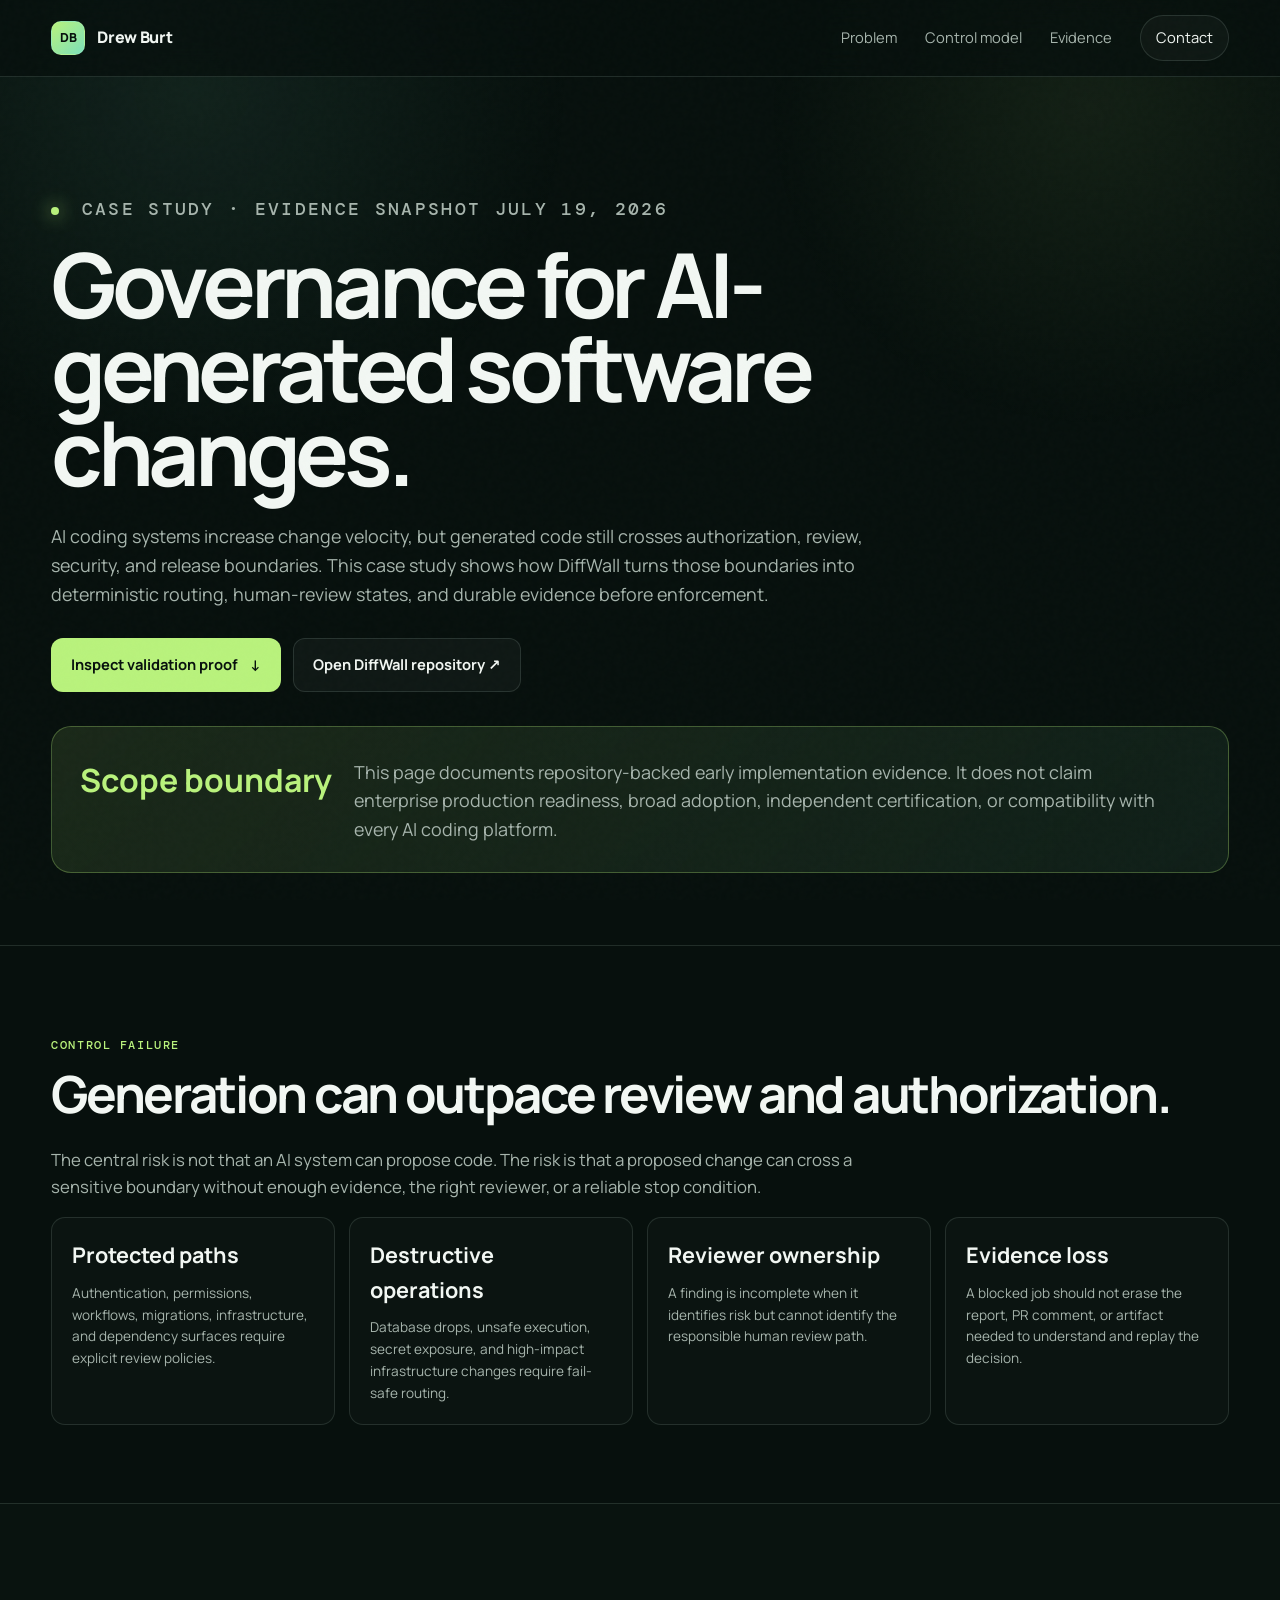
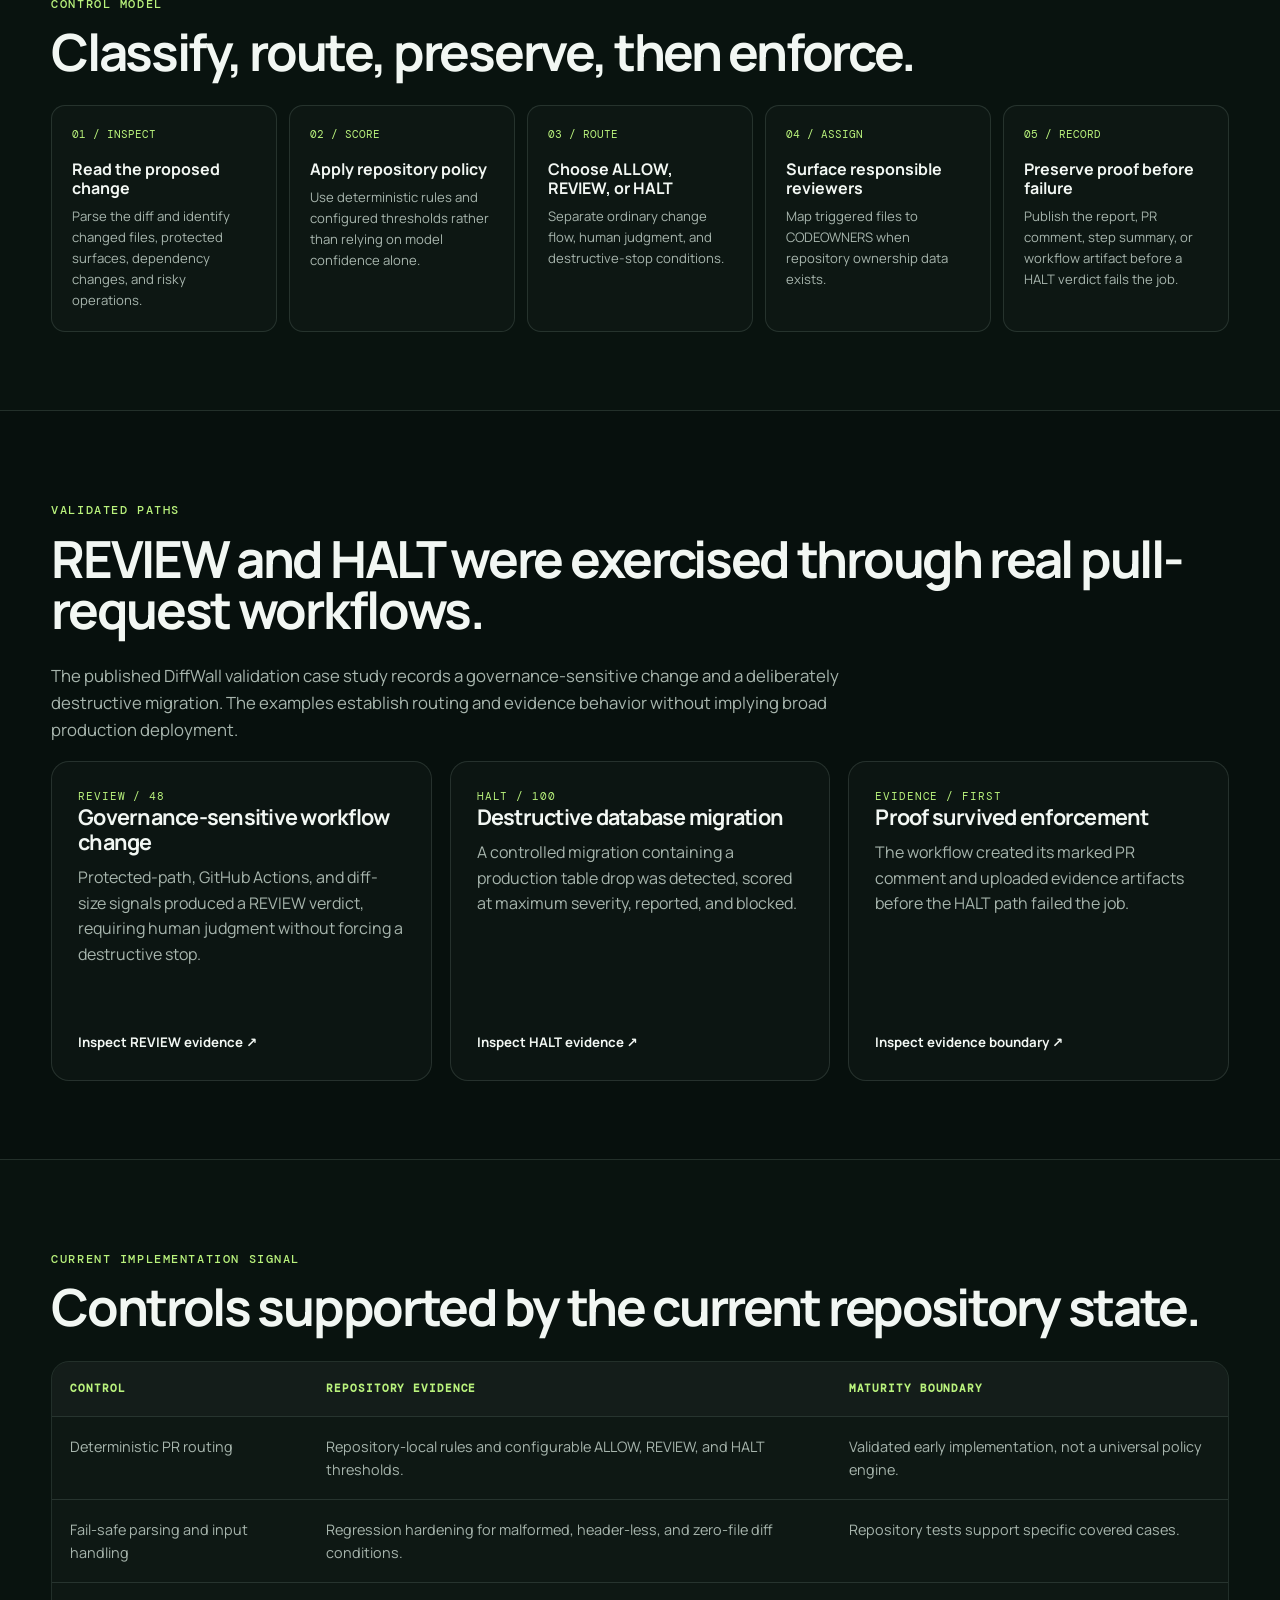
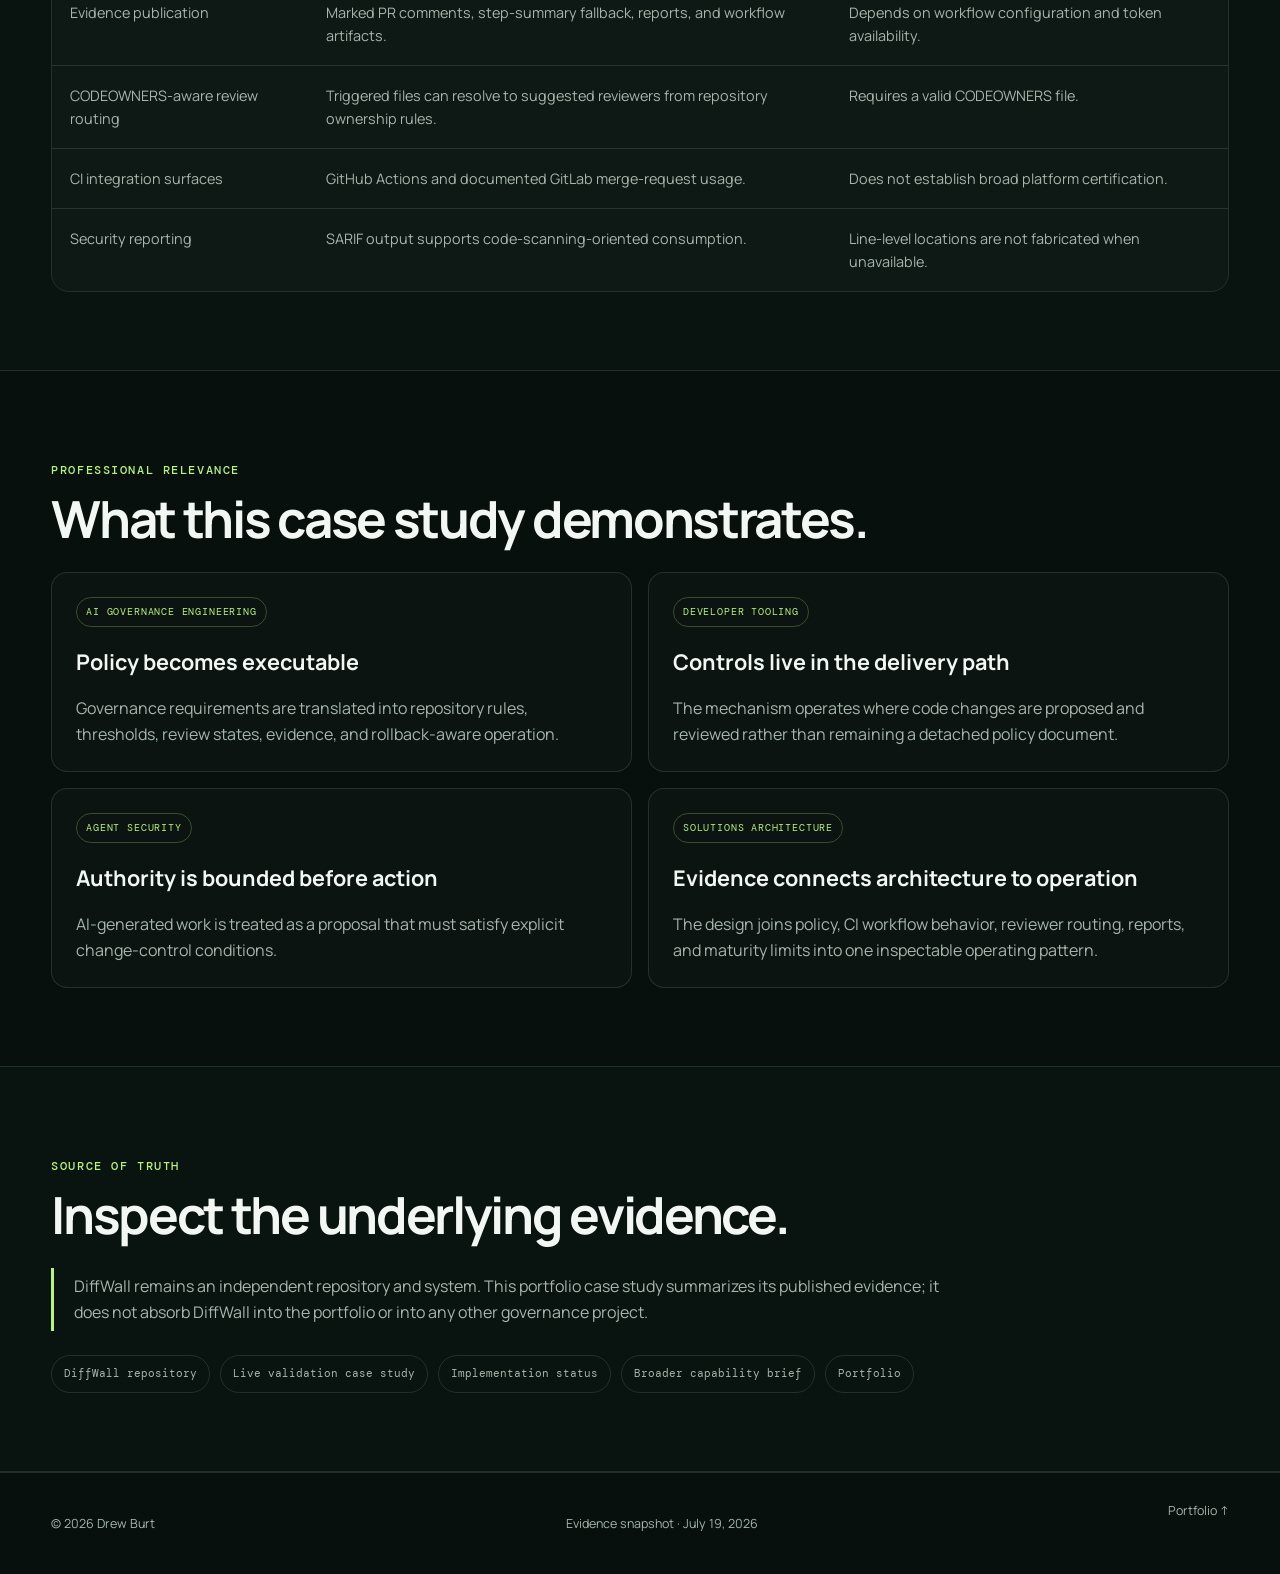
<file: agentic-sdlc-governance.html>
<!DOCTYPE html>
<html lang="en">
<head>
  <meta charset="UTF-8">
  <meta name="viewport" content="width=device-width, initial-scale=1.0">
  <title>Agentic SDLC Governance Case Study | Drew Burt</title>
  <meta name="description" content="Evidence-backed case study showing how DiffWall routes AI-generated software changes through deterministic REVIEW and HALT controls while preserving audit evidence.">
  <meta property="og:title" content="Agentic SDLC Governance Case Study | Drew Burt">
  <meta property="og:description" content="A bounded developer-governance case study connecting AI-generated change risk, deterministic routing, human review, and evidence-before-enforcement.">
  <meta property="og:type" content="article">
  <meta name="twitter:card" content="summary_large_image">
  <meta name="theme-color" content="#07100d">
  <link rel="preconnect" href="https://fonts.googleapis.com">
  <link rel="preconnect" href="https://fonts.gstatic.com" crossorigin>
  <link href="https://fonts.googleapis.com/css2?family=DM+Mono:wght@400;500&family=Manrope:wght@400;500;600;700;800&display=swap" rel="stylesheet">
  <link rel="stylesheet" href="styles.css">
</head>
<body>
  <div class="noise" aria-hidden="true"></div>
  <header class="site-header">
    <div class="container nav-wrap">
      <a class="brand" href="index.html" aria-label="Return to Drew Burt portfolio">
        <span class="brand-mark">DB</span>
        <span>Drew Burt</span>
      </a>
      <button class="menu-toggle" aria-expanded="false" aria-controls="site-nav" aria-label="Toggle navigation"><span></span><span></span></button>
      <nav id="site-nav" class="site-nav" aria-label="Case study navigation">
        <a href="#problem">Problem</a>
        <a href="#control-model">Control model</a>
        <a href="#evidence">Evidence</a>
        <a href="index.html#contact" class="nav-cta">Contact</a>
      </nav>
    </div>
  </header>

  <main>
    <section class="brief-hero">
      <div class="container reveal">
        <p class="eyebrow"><span class="status-dot"></span> Case study · Evidence snapshot July 19, 2026</p>
        <h1>Governance for AI-generated software changes.</h1>
        <p>AI coding systems increase change velocity, but generated code still crosses authorization, review, security, and release boundaries. This case study shows how DiffWall turns those boundaries into deterministic routing, human-review states, and durable evidence before enforcement.</p>
        <div class="brief-actions">
          <a class="btn btn-primary" href="#evidence">Inspect validation proof <span>↓</span></a>
          <a class="btn btn-secondary" href="https://github.com/dburt-proex/diffwall" target="_blank" rel="noopener noreferrer">Open DiffWall repository ↗</a>
        </div>
        <div class="proof-callout">
          <strong>Scope boundary</strong>
          <p>This page documents repository-backed early implementation evidence. It does not claim enterprise production readiness, broad adoption, independent certification, or compatibility with every AI coding platform.</p>
        </div>
      </div>
    </section>

    <section id="problem" class="brief-section">
      <div class="container">
        <p class="kicker">Control failure</p>
        <h2>Generation can outpace review and authorization.</h2>
        <p class="brief-lead">The central risk is not that an AI system can propose code. The risk is that a proposed change can cross a sensitive boundary without enough evidence, the right reviewer, or a reliable stop condition.</p>
        <div class="role-grid">
          <article class="role-card"><h3>Protected paths</h3><p>Authentication, permissions, workflows, migrations, infrastructure, and dependency surfaces require explicit review policies.</p></article>
          <article class="role-card"><h3>Destructive operations</h3><p>Database drops, unsafe execution, secret exposure, and high-impact infrastructure changes require fail-safe routing.</p></article>
          <article class="role-card"><h3>Reviewer ownership</h3><p>A finding is incomplete when it identifies risk but cannot identify the responsible human review path.</p></article>
          <article class="role-card"><h3>Evidence loss</h3><p>A blocked job should not erase the report, PR comment, or artifact needed to understand and replay the decision.</p></article>
        </div>
      </div>
    </section>

    <section id="control-model" class="brief-section section-dark">
      <div class="container">
        <p class="kicker">Control model</p>
        <h2>Classify, route, preserve, then enforce.</h2>
        <div class="lifecycle">
          <article class="lifecycle-step"><span>01 / INSPECT</span><strong>Read the proposed change</strong><p>Parse the diff and identify changed files, protected surfaces, dependency changes, and risky operations.</p></article>
          <article class="lifecycle-step"><span>02 / SCORE</span><strong>Apply repository policy</strong><p>Use deterministic rules and configured thresholds rather than relying on model confidence alone.</p></article>
          <article class="lifecycle-step"><span>03 / ROUTE</span><strong>Choose ALLOW, REVIEW, or HALT</strong><p>Separate ordinary change flow, human judgment, and destructive-stop conditions.</p></article>
          <article class="lifecycle-step"><span>04 / ASSIGN</span><strong>Surface responsible reviewers</strong><p>Map triggered files to CODEOWNERS when repository ownership data exists.</p></article>
          <article class="lifecycle-step"><span>05 / RECORD</span><strong>Preserve proof before failure</strong><p>Publish the report, PR comment, step summary, or workflow artifact before a HALT verdict fails the job.</p></article>
        </div>
      </div>
    </section>

    <section id="evidence" class="brief-section">
      <div class="container">
        <p class="kicker">Validated paths</p>
        <h2>REVIEW and HALT were exercised through real pull-request workflows.</h2>
        <p class="brief-lead">The published DiffWall validation case study records a governance-sensitive change and a deliberately destructive migration. The examples establish routing and evidence behavior without implying broad production deployment.</p>
        <div class="evidence-grid">
          <article class="evidence-card reveal">
            <span class="evidence-index">REVIEW / 48</span>
            <h3>Governance-sensitive workflow change</h3>
            <p>Protected-path, GitHub Actions, and diff-size signals produced a REVIEW verdict, requiring human judgment without forcing a destructive stop.</p>
            <a href="https://github.com/dburt-proex/diffwall/blob/main/docs/live-validation-case-study.md#test-1--review-path" target="_blank" rel="noopener noreferrer">Inspect REVIEW evidence ↗</a>
          </article>
          <article class="evidence-card reveal">
            <span class="evidence-index">HALT / 100</span>
            <h3>Destructive database migration</h3>
            <p>A controlled migration containing a production table drop was detected, scored at maximum severity, reported, and blocked.</p>
            <a href="https://github.com/dburt-proex/diffwall/blob/main/docs/live-validation-case-study.md#test-2--halt-path" target="_blank" rel="noopener noreferrer">Inspect HALT evidence ↗</a>
          </article>
          <article class="evidence-card reveal">
            <span class="evidence-index">EVIDENCE / FIRST</span>
            <h3>Proof survived enforcement</h3>
            <p>The workflow created its marked PR comment and uploaded evidence artifacts before the HALT path failed the job.</p>
            <a href="https://github.com/dburt-proex/diffwall/blob/main/docs/live-validation-case-study.md#what-this-proves" target="_blank" rel="noopener noreferrer">Inspect evidence boundary ↗</a>
          </article>
        </div>
      </div>
    </section>

    <section class="brief-section section-dark">
      <div class="container">
        <p class="kicker">Current implementation signal</p>
        <h2>Controls supported by the current repository state.</h2>
        <div class="matrix-wrap">
          <table class="signal-table">
            <thead><tr><th>Control</th><th>Repository evidence</th><th>Maturity boundary</th></tr></thead>
            <tbody>
              <tr><td>Deterministic PR routing</td><td>Repository-local rules and configurable ALLOW, REVIEW, and HALT thresholds.</td><td>Validated early implementation, not a universal policy engine.</td></tr>
              <tr><td>Fail-safe parsing and input handling</td><td>Regression hardening for malformed, header-less, and zero-file diff conditions.</td><td>Repository tests support specific covered cases.</td></tr>
              <tr><td>Evidence publication</td><td>Marked PR comments, step-summary fallback, reports, and workflow artifacts.</td><td>Depends on workflow configuration and token availability.</td></tr>
              <tr><td>CODEOWNERS-aware review routing</td><td>Triggered files can resolve to suggested reviewers from repository ownership rules.</td><td>Requires a valid CODEOWNERS file.</td></tr>
              <tr><td>CI integration surfaces</td><td>GitHub Actions and documented GitLab merge-request usage.</td><td>Does not establish broad platform certification.</td></tr>
              <tr><td>Security reporting</td><td>SARIF output supports code-scanning-oriented consumption.</td><td>Line-level locations are not fabricated when unavailable.</td></tr>
            </tbody>
          </table>
        </div>
      </div>
    </section>

    <section class="brief-section">
      <div class="container">
        <p class="kicker">Professional relevance</p>
        <h2>What this case study demonstrates.</h2>
        <div class="maturity-grid">
          <article class="maturity-card"><span class="status">AI governance engineering</span><h3>Policy becomes executable</h3><p>Governance requirements are translated into repository rules, thresholds, review states, evidence, and rollback-aware operation.</p></article>
          <article class="maturity-card"><span class="status">Developer tooling</span><h3>Controls live in the delivery path</h3><p>The mechanism operates where code changes are proposed and reviewed rather than remaining a detached policy document.</p></article>
          <article class="maturity-card"><span class="status">Agent security</span><h3>Authority is bounded before action</h3><p>AI-generated work is treated as a proposal that must satisfy explicit change-control conditions.</p></article>
          <article class="maturity-card"><span class="status">Solutions architecture</span><h3>Evidence connects architecture to operation</h3><p>The design joins policy, CI workflow behavior, reviewer routing, reports, and maturity limits into one inspectable operating pattern.</p></article>
        </div>
      </div>
    </section>

    <section class="brief-section section-dark">
      <div class="container">
        <p class="kicker">Source of truth</p>
        <h2>Inspect the underlying evidence.</h2>
        <p class="boundary-note">DiffWall remains an independent repository and system. This portfolio case study summarizes its published evidence; it does not absorb DiffWall into the portfolio or into any other governance project.</p>
        <div class="source-list">
          <a href="https://github.com/dburt-proex/diffwall" target="_blank" rel="noopener noreferrer">DiffWall repository</a>
          <a href="https://github.com/dburt-proex/diffwall/blob/main/docs/live-validation-case-study.md" target="_blank" rel="noopener noreferrer">Live validation case study</a>
          <a href="https://github.com/dburt-proex/diffwall/blob/main/STATUS.md" target="_blank" rel="noopener noreferrer">Implementation status</a>
          <a href="governance-developer-tooling.html">Broader capability brief</a>
          <a href="index.html">Portfolio</a>
        </div>
      </div>
    </section>
  </main>

  <footer class="site-footer"><div class="container footer-grid"><p>© <span id="year"></span> Drew Burt</p><p>Evidence snapshot · July 19, 2026</p><a href="index.html">Portfolio ↑</a></div></footer>
  <script src="script.js"></script>
</body>
</html>
</file>
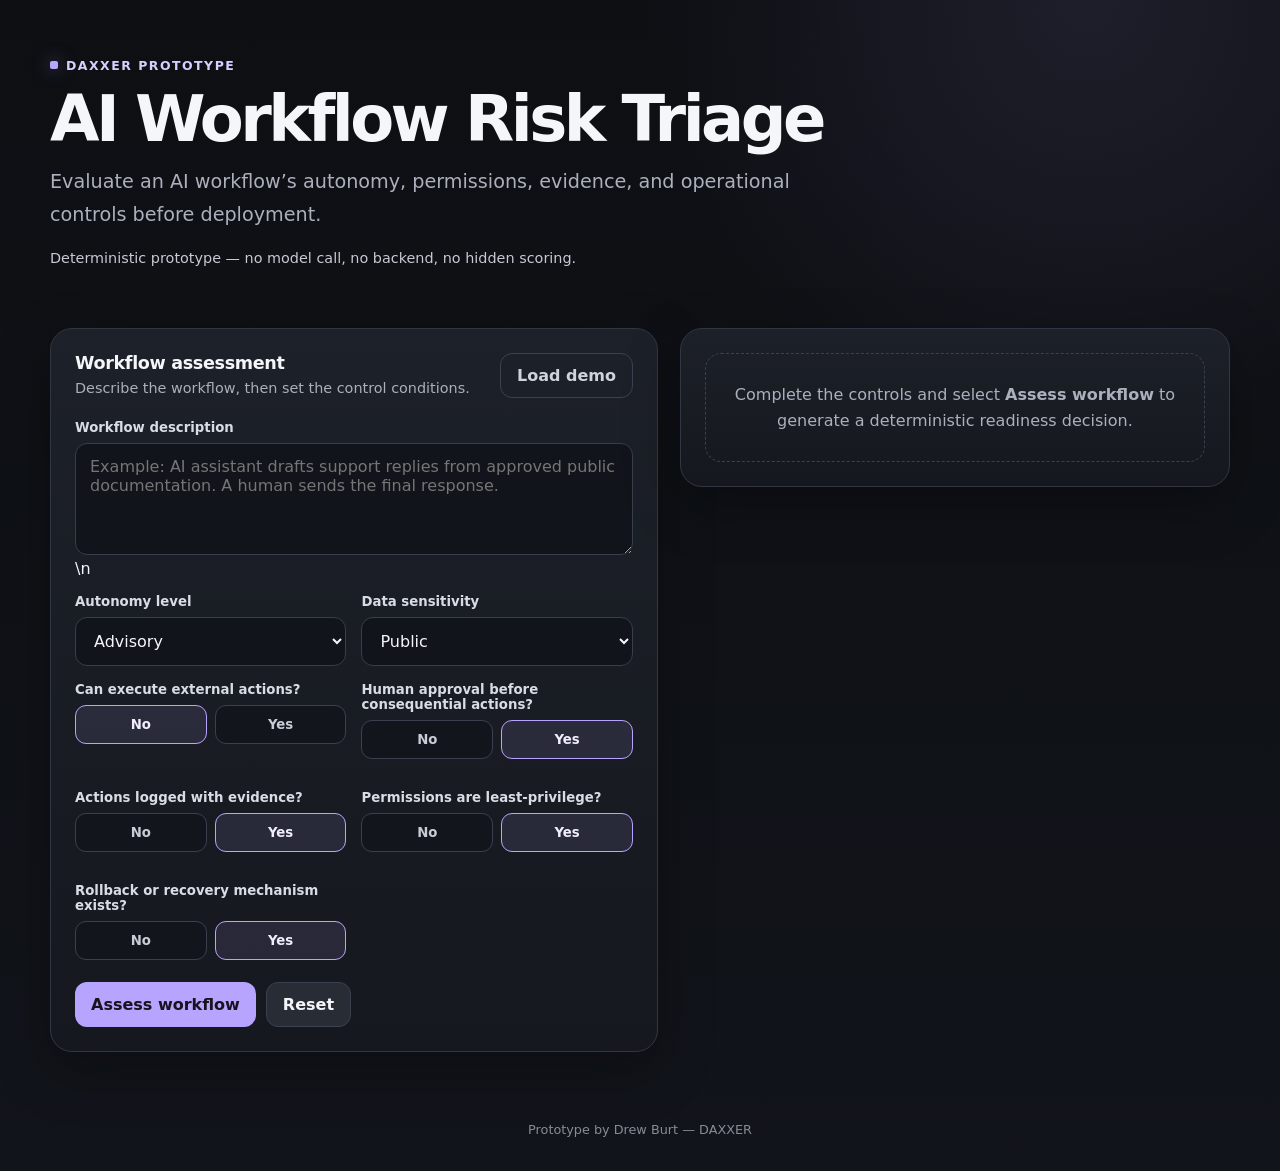
<file: ai-workflow-risk-triage.html>
<!doctype html>
<html lang="en">
<head>
  <meta charset="utf-8" />
  <meta name="viewport" content="width=device-width, initial-scale=1" />
  <title>AI Workflow Risk Triage | DAXXER</title>
  <meta name="description" content="A deterministic prototype for evaluating AI workflow autonomy, permissions, evidence, and operational controls." />
  <style>
    :root{
      --bg:#0f1115;--panel:#171a20;--panel-2:#1e222a;--line:#303643;
      --text:#f5f6fa;--muted:#aab0bc;--lav:#b7a4ff;--lav-2:#d8ceff;
      --allow:#2f9e75;--review:#b88a2b;--halt:#9f3f52;--shadow:0 18px 55px rgba(0,0,0,.28)
    }
    *{box-sizing:border-box}
    html{scroll-behavior:smooth}
    body{
      margin:0;background:
      radial-gradient(circle at 85% 0%,rgba(183,164,255,.10),transparent 28%),
      linear-gradient(180deg,#0d0f13 0%,#11141a 100%);
      color:var(--text);font-family:Inter,ui-sans-serif,system-ui,-apple-system,BlinkMacSystemFont,"Segoe UI",sans-serif;
      min-height:100vh
    }
    .shell{width:min(1180px,calc(100% - 32px));margin:0 auto}
    header{padding:54px 0 26px}
    .eyebrow{display:inline-flex;gap:8px;align-items:center;color:var(--lav-2);font-size:.78rem;font-weight:800;letter-spacing:.12em;text-transform:uppercase}
    .dot{width:8px;height:8px;border-radius:2px;background:var(--lav);box-shadow:0 0 18px rgba(183,164,255,.5)}
    h1{font-size:clamp(2.25rem,5vw,4.9rem);line-height:.96;letter-spacing:-.055em;margin:16px 0 16px;max-width:850px}
    .lead{color:var(--muted);font-size:clamp(1rem,2vw,1.2rem);line-height:1.7;max-width:820px;margin:0}
    .notice{margin-top:18px;color:#c6cad3;font-size:.9rem}
    main{display:grid;grid-template-columns:minmax(0,1.05fr) minmax(340px,.95fr);gap:22px;padding:22px 0 70px}
    .card{background:linear-gradient(180deg,rgba(29,33,41,.98),rgba(21,24,30,.98));border:1px solid var(--line);border-radius:22px;box-shadow:var(--shadow)}
    .form-card{padding:24px}
    .result-card{padding:24px;position:sticky;top:18px;align-self:start}
    .section-head{display:flex;align-items:flex-start;justify-content:space-between;gap:16px;margin-bottom:20px}
    .section-head h2{font-size:1.1rem;margin:0 0 5px;letter-spacing:-.02em}
    .section-head p{margin:0;color:var(--muted);font-size:.9rem;line-height:1.5}
    label{display:block;color:#d9dce4;font-size:.83rem;font-weight:750;margin-bottom:8px}
    textarea,select{
      width:100%;border:1px solid #383e4a;background:#11141a;color:var(--text);border-radius:12px;
      padding:13px 14px;font:inherit;outline:none;transition:.18s border-color,.18s box-shadow
    }
    textarea{min-height:112px;resize:vertical}
    textarea:focus,select:focus{border-color:var(--lav);box-shadow:0 0 0 3px rgba(183,164,255,.12)}
    .grid{display:grid;grid-template-columns:1fr 1fr;gap:15px}
    .field{margin-bottom:16px}
    .toggle-row{display:grid;grid-template-columns:repeat(2,1fr);gap:8px}
    .toggle-row input{position:absolute;opacity:0;pointer-events:none}
    .toggle-row label{
      margin:0;padding:11px 12px;text-align:center;border:1px solid #3a404d;border-radius:11px;background:#12151b;
      color:#c8ccd5;cursor:pointer;transition:.16s
    }
    .toggle-row input:checked + label{border-color:var(--lav);background:rgba(183,164,255,.11);color:#f1edff}
    .actions{display:flex;gap:10px;flex-wrap:wrap;margin-top:6px}
    button{appearance:none;border:0;border-radius:12px;padding:12px 16px;font:inherit;font-weight:800;cursor:pointer;transition:.16s transform,.16s opacity,.16s background}
    button:hover{transform:translateY(-1px)}
    .primary{background:var(--lav);color:#17131f}
    .secondary{background:#272c35;color:#f4f5f8;border:1px solid #3b424f}
    .ghost{background:transparent;color:#cfd3dc;border:1px solid #3b424f}
    .score-wrap{display:grid;grid-template-columns:112px 1fr;gap:18px;align-items:center;margin:12px 0 22px}
    .score-ring{
      width:112px;height:112px;border-radius:50%;display:grid;place-items:center;
      background:conic-gradient(var(--lav) calc(var(--score) * 1%),#2a2f38 0);position:relative
    }
    .score-ring:before{content:"";position:absolute;inset:10px;background:#15181e;border-radius:50%}
    .score-number{position:relative;z-index:1;text-align:center}
    .score-number strong{display:block;font-size:1.8rem;line-height:1}
    .score-number span{font-size:.72rem;color:var(--muted)}
    .decision{font-size:clamp(1.8rem,4vw,3rem);font-weight:900;letter-spacing:-.04em;margin:0}
    .decision-sub{color:var(--muted);line-height:1.55;margin:7px 0 0;font-size:.92rem}
    .badge{display:inline-flex;align-items:center;border:1px solid currentColor;border-radius:999px;padding:6px 9px;font-size:.74rem;font-weight:850;letter-spacing:.08em;margin-bottom:10px}
    .allow{color:#67d2a9}.review{color:#e2b75f}.halt{color:#df7186}
    .divider{height:1px;background:var(--line);margin:22px 0}
    .list h3{font-size:.86rem;text-transform:uppercase;letter-spacing:.09em;color:#c9cdda;margin:0 0 12px}
    .item{padding:12px 13px;border:1px solid #313744;background:#12151a;border-radius:12px;margin-bottom:9px;line-height:1.5;font-size:.9rem;color:#dfe2e8}
    .item strong{color:#fff}
    .empty{border:1px dashed #3a414e;border-radius:16px;padding:28px 18px;color:var(--muted);text-align:center;line-height:1.6}
    .logic{margin-top:14px;color:#8f96a3;font-size:.78rem;line-height:1.55}\n    .invalid{border-color:#9f3f52!important;box-shadow:0 0 0 3px rgba(159,63,82,.14)!important}\n    .error{margin:7px 0 0;color:#df7186;font-size:.8rem}
    footer{padding:0 0 34px;color:#858c98;font-size:.8rem;text-align:center}
    @media(max-width:880px){
      main{grid-template-columns:1fr}
      .result-card{position:static}
    }
    @media(max-width:600px){
      .shell{width:min(100% - 20px,1180px)}
      header{padding-top:34px}
      .grid{grid-template-columns:1fr}
      .form-card,.result-card{padding:18px;border-radius:18px}
      .score-wrap{grid-template-columns:92px 1fr}
      .score-ring{width:92px;height:92px}
    }
  </style>
</head>
<body>
  <div class="shell">
    <header>
      <div class="eyebrow"><span class="dot"></span>DAXXER Prototype</div>
      <h1>AI Workflow Risk Triage</h1>
      <p class="lead">Evaluate an AI workflow’s autonomy, permissions, evidence, and operational controls before deployment.</p>
      <p class="notice">Deterministic prototype — no model call, no backend, no hidden scoring.</p>
    </header>

    <main>
      <section class="card form-card" aria-labelledby="assessment-title">
        <div class="section-head">
          <div>
            <h2 id="assessment-title">Workflow assessment</h2>
            <p>Describe the workflow, then set the control conditions.</p>
          </div>
          <button class="ghost" id="demoBtn" type="button">Load demo</button>
        </div>

        <div class="field">
          <label for="description">Workflow description</label>
          <textarea id="description" placeholder="Example: AI assistant drafts support replies from approved public documentation. A human sends the final response."></textarea>\n          <p class="error" id="descriptionError" hidden>Describe the workflow before running the assessment.</p>
        </div>

        <div class="grid">
          <div class="field">
            <label for="autonomy">Autonomy level</label>
            <select id="autonomy">
              <option value="advisory">Advisory</option>
              <option value="assisted">Assisted</option>
              <option value="autonomous">Autonomous</option>
            </select>
          </div>
          <div class="field">
            <label for="sensitivity">Data sensitivity</label>
            <select id="sensitivity">
              <option value="public">Public</option>
              <option value="internal">Internal</option>
              <option value="confidential">Confidential</option>
              <option value="restricted">Restricted</option>
            </select>
          </div>
        </div>

        <div class="grid">
          <div class="field" data-name="external">
            <label>Can execute external actions?</label>
            <div class="toggle-row">
              <input id="external-no" type="radio" name="external" value="no" checked><label for="external-no">No</label>
              <input id="external-yes" type="radio" name="external" value="yes"><label for="external-yes">Yes</label>
            </div>
          </div>
          <div class="field" data-name="approval">
            <label>Human approval before consequential actions?</label>
            <div class="toggle-row">
              <input id="approval-no" type="radio" name="approval" value="no"><label for="approval-no">No</label>
              <input id="approval-yes" type="radio" name="approval" value="yes" checked><label for="approval-yes">Yes</label>
            </div>
          </div>
          <div class="field" data-name="logging">
            <label>Actions logged with evidence?</label>
            <div class="toggle-row">
              <input id="logging-no" type="radio" name="logging" value="no"><label for="logging-no">No</label>
              <input id="logging-yes" type="radio" name="logging" value="yes" checked><label for="logging-yes">Yes</label>
            </div>
          </div>
          <div class="field" data-name="least">
            <label>Permissions are least-privilege?</label>
            <div class="toggle-row">
              <input id="least-no" type="radio" name="least" value="no"><label for="least-no">No</label>
              <input id="least-yes" type="radio" name="least" value="yes" checked><label for="least-yes">Yes</label>
            </div>
          </div>
          <div class="field" data-name="rollback">
            <label>Rollback or recovery mechanism exists?</label>
            <div class="toggle-row">
              <input id="rollback-no" type="radio" name="rollback" value="no"><label for="rollback-no">No</label>
              <input id="rollback-yes" type="radio" name="rollback" value="yes" checked><label for="rollback-yes">Yes</label>
            </div>
          </div>
        </div>

        <div class="actions">
          <button class="primary" id="assessBtn" type="button">Assess workflow</button>
          <button class="secondary" id="resetBtn" type="button">Reset</button>
        </div>
      </section>

      <aside class="card result-card" aria-live="polite">
        <div id="emptyState" class="empty">
          Complete the controls and select <strong>Assess workflow</strong> to generate a deterministic readiness decision.
        </div>

        <div id="resultState" hidden>
          <div class="score-wrap">
            <div class="score-ring" id="scoreRing" style="--score:0">
              <div class="score-number"><strong id="scoreValue">0</strong><span>READINESS</span></div>
            </div>
            <div>
              <div class="badge review" id="decisionBadge">REVIEW</div>
              <p class="decision" id="decisionText">REVIEW</p>
              <p class="decision-sub" id="decisionSummary"></p>
            </div>
          </div>

          <div class="divider"></div>

          <div class="list">
            <h3>Why this decision?</h3>
            <div id="findings"></div>
          </div>

          <div class="divider"></div>

          <div class="list">
            <h3>Recommended controls</h3>
            <div id="controls"></div>
          </div>

          <p class="logic">Scoring begins at 100 and applies explicit penalties for higher autonomy, sensitive data, external action capability, and missing controls. Hard-stop combinations override the numeric score.</p>
        </div>
      </aside>
    </main>

    <footer>Prototype by Drew Burt — DAXXER</footer>
  </div>

  <script>
    const $ = (id) => document.getElementById(id);
    const selected = (name) => document.querySelector('input[name="' + name + '"]:checked').value;
    const setRadio = (name, value) => { document.querySelector('input[name="' + name + '"][value="' + value + '"]').checked = true; };

    function assess() {
      const state = {
        description: $("description").value.trim(),
        autonomy: $("autonomy").value,
        sensitivity: $("sensitivity").value,
        external: selected("external"),
        approval: selected("approval"),
        logging: selected("logging"),
        least: selected("least"),
        rollback: selected("rollback")
      };

      if (!state.description) {
        $("description").classList.add("invalid");
        $("descriptionError").hidden = false;
        $("description").focus();
        return;
      }
      $("description").classList.remove("invalid");
      $("descriptionError").hidden = true;

      let score = 100;
      const risks = [];
      const strengths = [];
      const controls = [];

      if (state.autonomy === "assisted") {
        score -= 10;
        risks.push("<strong>Assisted execution:</strong> the workflow can influence operational outcomes beyond pure advice.");
      }
      if (state.autonomy === "autonomous") {
        score -= 25;
        risks.push("<strong>Autonomous execution:</strong> higher blast radius requires stronger preventive and recovery controls.");
      }

      if (state.sensitivity === "internal") score -= 5;
      if (state.sensitivity === "confidential") {
        score -= 15;
        risks.push("<strong>Confidential data:</strong> data handling and access boundaries are material to release readiness.");
      }
      if (state.sensitivity === "restricted") {
        score -= 25;
        risks.push("<strong>Restricted data:</strong> the workflow carries elevated confidentiality and access-control risk.");
      }

      if (state.external === "yes") {
        score -= 20;
        risks.push("<strong>External action capability:</strong> mistakes can propagate outside the controlled workspace.");
      }

      if (state.approval === "no") {
        score -= state.external === "yes" ? 25 : 10;
        risks.push("<strong>No human approval gate:</strong> consequential execution is not explicitly intercepted.");
        controls.push("Add a human approval gate for consequential or externally visible actions.");
      } else {
        strengths.push("<strong>Human approval present:</strong> consequential actions have an explicit review boundary.");
      }

      if (state.logging === "no") {
        score -= 15;
        risks.push("<strong>Insufficient evidence capture:</strong> actions may be difficult to reconstruct or audit.");
        controls.push("Record normalized inputs, decision rationale, action result, and timestamped evidence.");
      } else {
        strengths.push("<strong>Evidence logging present:</strong> execution can be reconstructed and reviewed.");
      }

      if (state.least === "no") {
        score -= 15;
        risks.push("<strong>Permissions are too broad:</strong> available capability may exceed workflow necessity.");
        controls.push("Reduce credentials, scopes, tools, and data access to the minimum required capability set.");
      } else {
        strengths.push("<strong>Least-privilege permissions present:</strong> capability is bounded to the workflow need.");
      }

      if (state.rollback === "no") {
        score -= 10;
        risks.push("<strong>No recovery path:</strong> harmful or incorrect changes may be difficult to reverse.");
        controls.push("Define rollback, compensating actions, or a tested recovery procedure before release.");
      } else {
        strengths.push("<strong>Recovery control present:</strong> the workflow has a defined reversal or remediation path.");
      }

      score = Math.max(0, Math.min(100, score));

      const hardHalt =
        (state.sensitivity === "restricted" && state.autonomy === "autonomous" && state.external === "yes" && state.approval === "no") ||
        (state.external === "yes" && state.approval === "no" && state.logging === "no") ||
        (state.autonomy === "autonomous" && state.external === "yes" && state.least === "no" && state.rollback === "no");

      let decision = "REVIEW";
      if (hardHalt || score < 45) decision = "HALT";
      else if (score >= 80 && !(state.external === "yes" && state.approval === "no")) decision = "ALLOW";

      if (controls.length === 0) {
        if (decision === "ALLOW") controls.push("Maintain current control coverage and re-assess when autonomy, permissions, data class, or external actions change.");
        else controls.push("Validate the workflow boundary and document owner-approved release criteria before deployment.");
      }

      const topFindings = [...risks, ...strengths].slice(0,5);
      const topControls = controls.slice(0,5);

      $("scoreValue").textContent = score;
      $("scoreRing").style.setProperty("--score", score);
      $("decisionText").textContent = decision;
      $("decisionBadge").textContent = decision;
      $("decisionBadge").className = "badge " + decision.toLowerCase();
      $("decisionSummary").textContent =
        decision === "ALLOW" ? "Current inputs indicate a controlled, lower-risk release posture." :
        decision === "REVIEW" ? "Material risk or control gaps require owner review before release." :
        "A high-risk combination or severe control deficit should block release until remediated.";

      $("findings").innerHTML = topFindings.map(x => '<div class="item">' + x + '</div>').join("");
      $("controls").innerHTML = topControls.map(x => '<div class="item">' + x + '</div>').join("");
      $("emptyState").hidden = true;
      $("resultState").hidden = false;
    }

    function loadDemo() {
      $("description").value = "AI assistant summarizes approved public product documentation and drafts internal release notes. It cannot publish or modify external systems.";
      $("autonomy").value = "advisory";
      $("sensitivity").value = "public";
      setRadio("external","no");
      setRadio("approval","yes");
      setRadio("logging","yes");
      setRadio("least","yes");
      setRadio("rollback","yes");
      assess();
    }

    function reset() {
      $("description").value = "";
      $("description").classList.remove("invalid");
      $("descriptionError").hidden = true;
      $("autonomy").value = "advisory";
      $("sensitivity").value = "public";
      setRadio("external","no");
      setRadio("approval","yes");
      setRadio("logging","yes");
      setRadio("least","yes");
      setRadio("rollback","yes");
      $("resultState").hidden = true;
      $("emptyState").hidden = false;
    }

    $("assessBtn").addEventListener("click", assess);
    $("demoBtn").addEventListener("click", loadDemo);
    $("resetBtn").addEventListener("click", reset);
  </script>
</body>
</html>
</file>
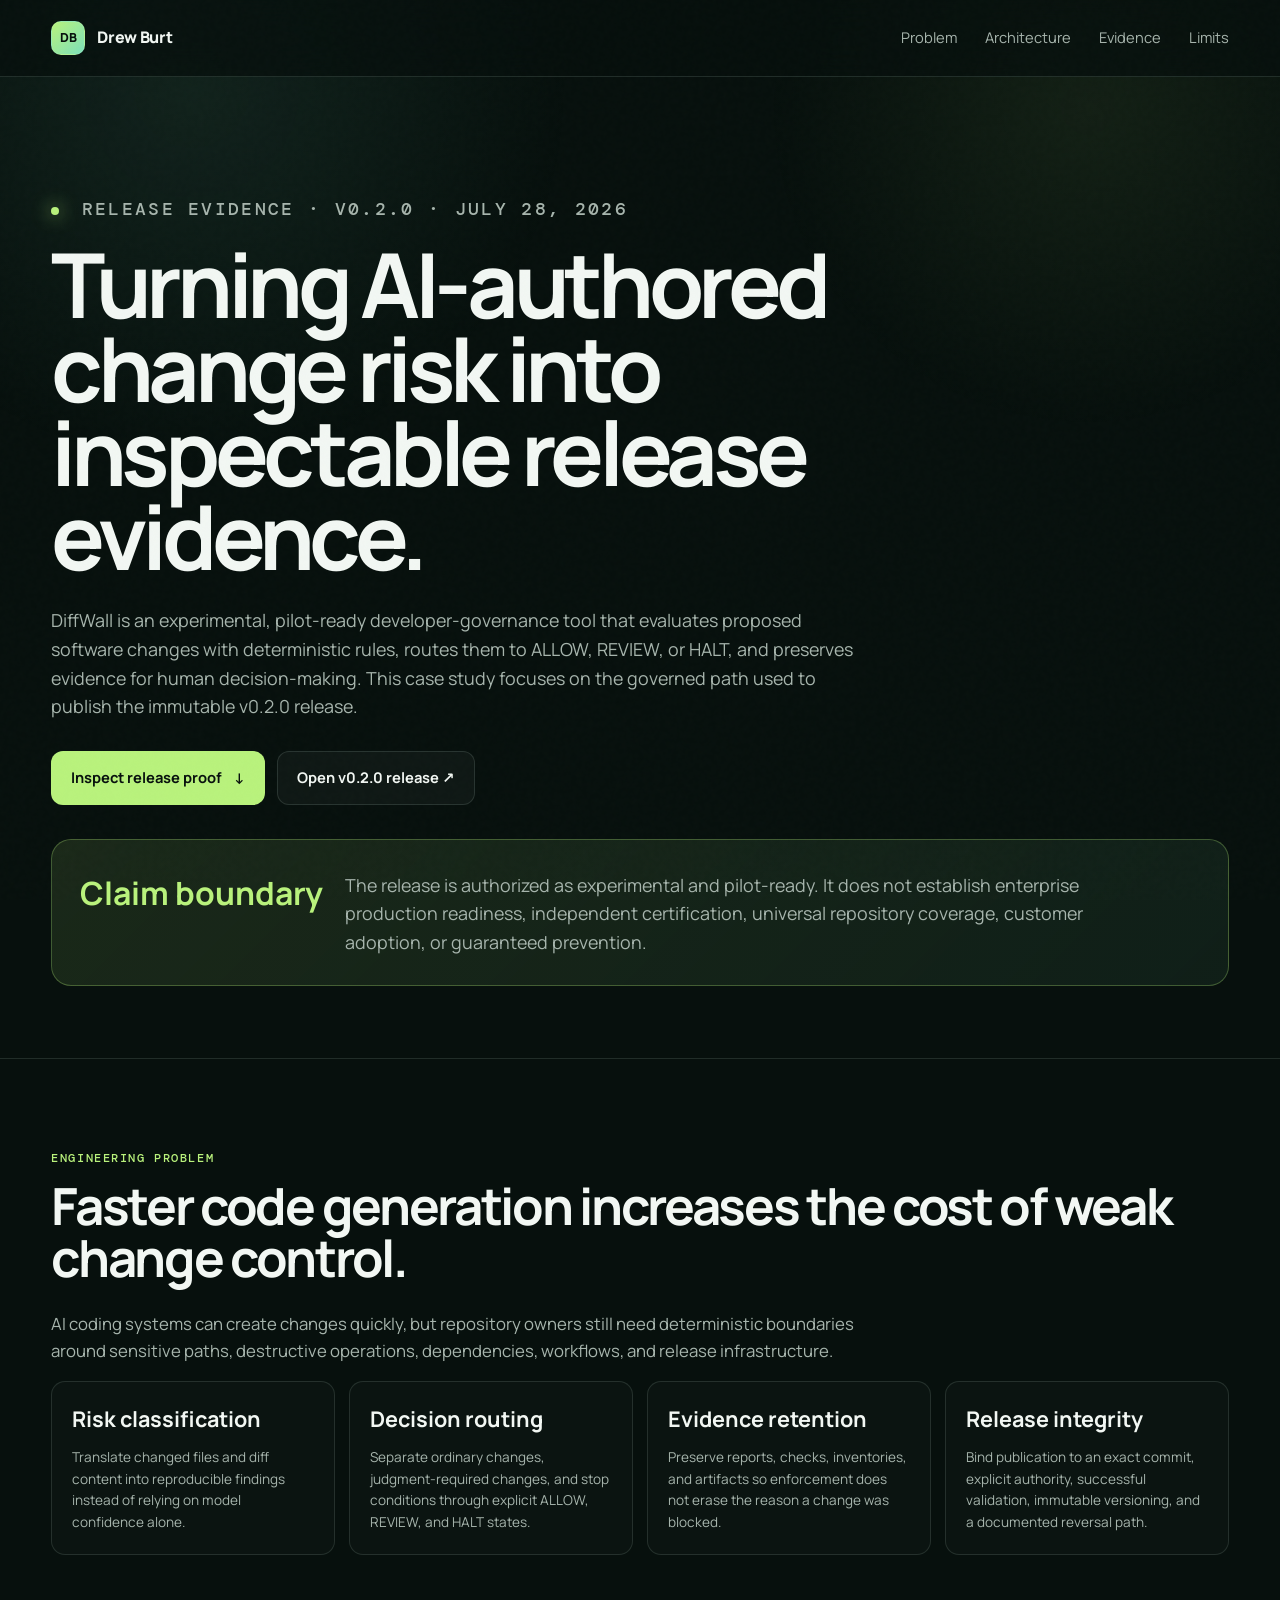
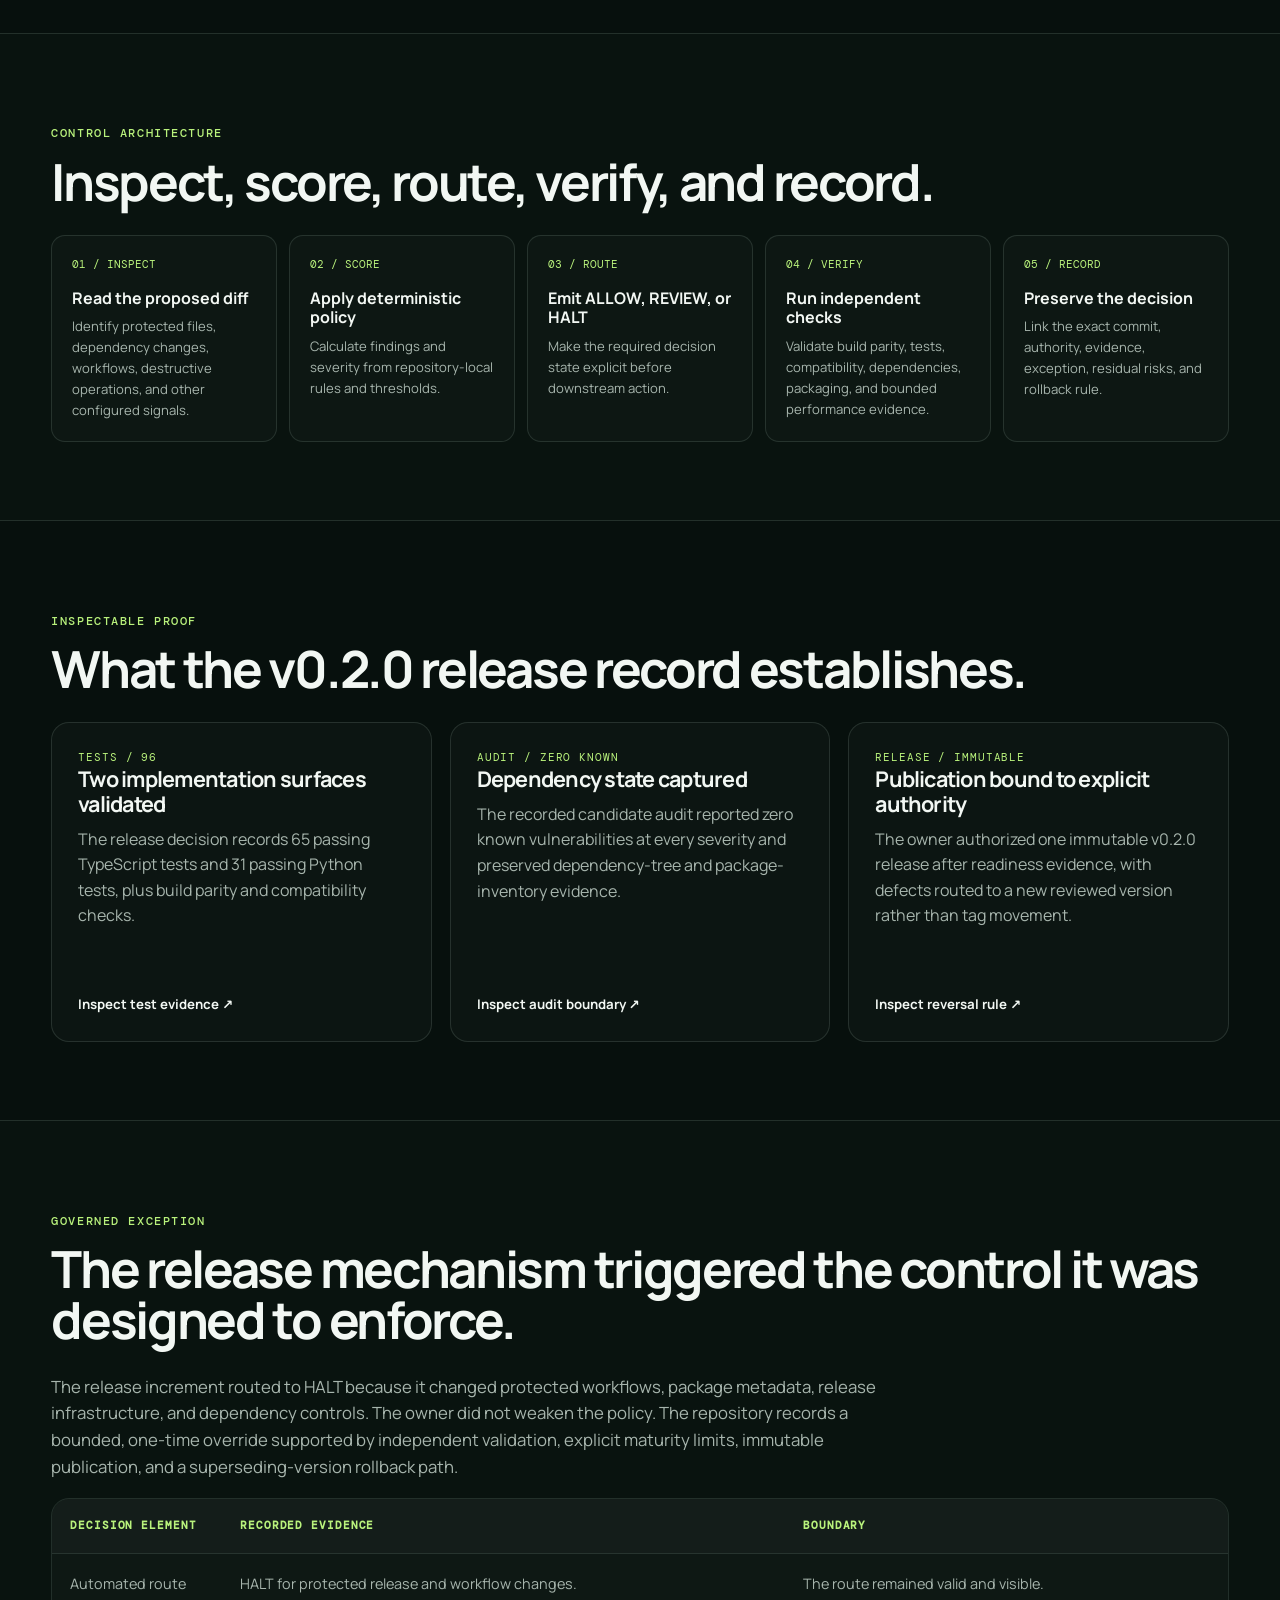
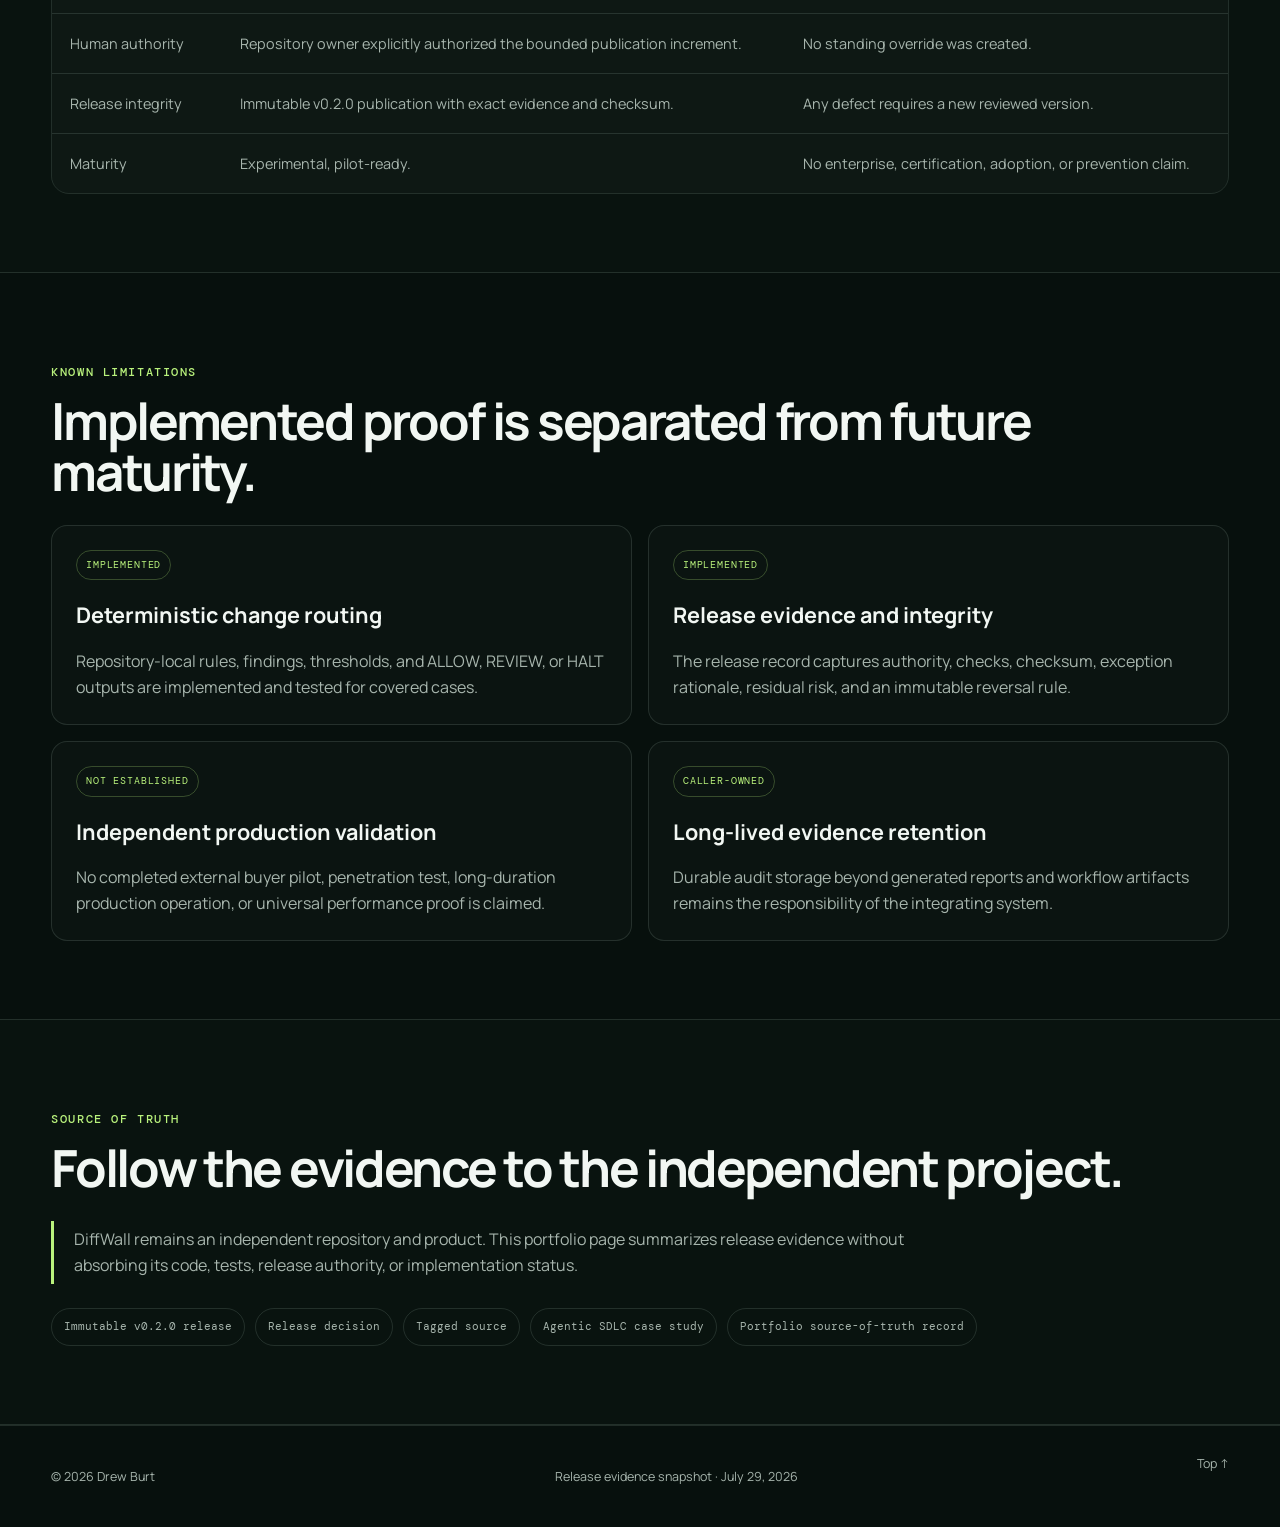
<file: diffwall-v0.2.0-release.html>
<!DOCTYPE html>
<html lang="en">
<head>
  <meta charset="UTF-8">
  <meta name="viewport" content="width=device-width, initial-scale=1.0">
  <title>DiffWall v0.2.0 Release Evidence | Drew Burt</title>
  <meta name="description" content="Evidence-backed release case study for DiffWall v0.2.0, covering deterministic change routing, governed publication, tests, maturity boundaries, and residual risk.">
  <meta property="og:title" content="DiffWall v0.2.0 Release Evidence | Drew Burt">
  <meta property="og:description" content="Inspectable proof of governed developer-tooling delivery: deterministic routing, release controls, test evidence, immutable publication, and explicit limitations.">
  <meta property="og:type" content="article">
  <meta name="twitter:card" content="summary_large_image">
  <meta name="theme-color" content="#07100d">
  <link rel="preconnect" href="https://fonts.googleapis.com">
  <link rel="preconnect" href="https://fonts.gstatic.com" crossorigin>
  <link href="https://fonts.googleapis.com/css2?family=DM+Mono:wght@400;500&family=Manrope:wght@400;500;600;700;800&display=swap" rel="stylesheet">
  <link rel="stylesheet" href="styles.css">
</head>
<body>
  <div class="noise" aria-hidden="true"></div>
  <header class="site-header">
    <div class="container nav-wrap">
      <a class="brand" href="index.html" aria-label="Return to Drew Burt portfolio documentation">
        <span class="brand-mark">DB</span>
        <span>Drew Burt</span>
      </a>
      <button class="menu-toggle" aria-expanded="false" aria-controls="site-nav" aria-label="Toggle navigation"><span></span><span></span></button>
      <nav id="site-nav" class="site-nav" aria-label="Release case study navigation">
        <a href="#problem">Problem</a>
        <a href="#architecture">Architecture</a>
        <a href="#evidence">Evidence</a>
        <a href="#limits">Limits</a>
      </nav>
    </div>
  </header>

  <main>
    <section class="brief-hero">
      <div class="container reveal">
        <p class="eyebrow"><span class="status-dot"></span> Release evidence · v0.2.0 · July 28, 2026</p>
        <h1>Turning AI-authored change risk into inspectable release evidence.</h1>
        <p>DiffWall is an experimental, pilot-ready developer-governance tool that evaluates proposed software changes with deterministic rules, routes them to ALLOW, REVIEW, or HALT, and preserves evidence for human decision-making. This case study focuses on the governed path used to publish the immutable v0.2.0 release.</p>
        <div class="brief-actions">
          <a class="btn btn-primary" href="#evidence">Inspect release proof <span>↓</span></a>
          <a class="btn btn-secondary" href="https://github.com/dburt-proex/diffwall/releases/tag/v0.2.0" target="_blank" rel="noopener noreferrer">Open v0.2.0 release ↗</a>
        </div>
        <div class="proof-callout">
          <strong>Claim boundary</strong>
          <p>The release is authorized as experimental and pilot-ready. It does not establish enterprise production readiness, independent certification, universal repository coverage, customer adoption, or guaranteed prevention.</p>
        </div>
      </div>
    </section>

    <section id="problem" class="brief-section">
      <div class="container">
        <p class="kicker">Engineering problem</p>
        <h2>Faster code generation increases the cost of weak change control.</h2>
        <p class="brief-lead">AI coding systems can create changes quickly, but repository owners still need deterministic boundaries around sensitive paths, destructive operations, dependencies, workflows, and release infrastructure.</p>
        <div class="role-grid">
          <article class="role-card"><h3>Risk classification</h3><p>Translate changed files and diff content into reproducible findings instead of relying on model confidence alone.</p></article>
          <article class="role-card"><h3>Decision routing</h3><p>Separate ordinary changes, judgment-required changes, and stop conditions through explicit ALLOW, REVIEW, and HALT states.</p></article>
          <article class="role-card"><h3>Evidence retention</h3><p>Preserve reports, checks, inventories, and artifacts so enforcement does not erase the reason a change was blocked.</p></article>
          <article class="role-card"><h3>Release integrity</h3><p>Bind publication to an exact commit, explicit authority, successful validation, immutable versioning, and a documented reversal path.</p></article>
        </div>
      </div>
    </section>

    <section id="architecture" class="brief-section section-dark">
      <div class="container">
        <p class="kicker">Control architecture</p>
        <h2>Inspect, score, route, verify, and record.</h2>
        <div class="lifecycle">
          <article class="lifecycle-step"><span>01 / INSPECT</span><strong>Read the proposed diff</strong><p>Identify protected files, dependency changes, workflows, destructive operations, and other configured signals.</p></article>
          <article class="lifecycle-step"><span>02 / SCORE</span><strong>Apply deterministic policy</strong><p>Calculate findings and severity from repository-local rules and thresholds.</p></article>
          <article class="lifecycle-step"><span>03 / ROUTE</span><strong>Emit ALLOW, REVIEW, or HALT</strong><p>Make the required decision state explicit before downstream action.</p></article>
          <article class="lifecycle-step"><span>04 / VERIFY</span><strong>Run independent checks</strong><p>Validate build parity, tests, compatibility, dependencies, packaging, and bounded performance evidence.</p></article>
          <article class="lifecycle-step"><span>05 / RECORD</span><strong>Preserve the decision</strong><p>Link the exact commit, authority, evidence, exception, residual risks, and rollback rule.</p></article>
        </div>
      </div>
    </section>

    <section id="evidence" class="brief-section">
      <div class="container">
        <p class="kicker">Inspectable proof</p>
        <h2>What the v0.2.0 release record establishes.</h2>
        <div class="evidence-grid">
          <article class="evidence-card reveal">
            <span class="evidence-index">TESTS / 96</span>
            <h3>Two implementation surfaces validated</h3>
            <p>The release decision records 65 passing TypeScript tests and 31 passing Python tests, plus build parity and compatibility checks.</p>
            <a href="https://github.com/dburt-proex/diffwall/blob/v0.2.0/docs/releases/v0.2.0-decision.md#evidence" target="_blank" rel="noopener noreferrer">Inspect test evidence ↗</a>
          </article>
          <article class="evidence-card reveal">
            <span class="evidence-index">AUDIT / ZERO KNOWN</span>
            <h3>Dependency state captured</h3>
            <p>The recorded candidate audit reported zero known vulnerabilities at every severity and preserved dependency-tree and package-inventory evidence.</p>
            <a href="https://github.com/dburt-proex/diffwall/blob/v0.2.0/docs/releases/v0.2.0-decision.md#evidence" target="_blank" rel="noopener noreferrer">Inspect audit boundary ↗</a>
          </article>
          <article class="evidence-card reveal">
            <span class="evidence-index">RELEASE / IMMUTABLE</span>
            <h3>Publication bound to explicit authority</h3>
            <p>The owner authorized one immutable v0.2.0 release after readiness evidence, with defects routed to a new reviewed version rather than tag movement.</p>
            <a href="https://github.com/dburt-proex/diffwall/blob/v0.2.0/docs/releases/v0.2.0-decision.md#reversal-condition" target="_blank" rel="noopener noreferrer">Inspect reversal rule ↗</a>
          </article>
        </div>
      </div>
    </section>

    <section class="brief-section section-dark">
      <div class="container">
        <p class="kicker">Governed exception</p>
        <h2>The release mechanism triggered the control it was designed to enforce.</h2>
        <p class="brief-lead">The release increment routed to HALT because it changed protected workflows, package metadata, release infrastructure, and dependency controls. The owner did not weaken the policy. The repository records a bounded, one-time override supported by independent validation, explicit maturity limits, immutable publication, and a superseding-version rollback path.</p>
        <div class="matrix-wrap">
          <table class="signal-table">
            <thead><tr><th>Decision element</th><th>Recorded evidence</th><th>Boundary</th></tr></thead>
            <tbody>
              <tr><td>Automated route</td><td>HALT for protected release and workflow changes.</td><td>The route remained valid and visible.</td></tr>
              <tr><td>Human authority</td><td>Repository owner explicitly authorized the bounded publication increment.</td><td>No standing override was created.</td></tr>
              <tr><td>Release integrity</td><td>Immutable v0.2.0 publication with exact evidence and checksum.</td><td>Any defect requires a new reviewed version.</td></tr>
              <tr><td>Maturity</td><td>Experimental, pilot-ready.</td><td>No enterprise, certification, adoption, or prevention claim.</td></tr>
            </tbody>
          </table>
        </div>
      </div>
    </section>

    <section id="limits" class="brief-section">
      <div class="container">
        <p class="kicker">Known limitations</p>
        <h2>Implemented proof is separated from future maturity.</h2>
        <div class="maturity-grid">
          <article class="maturity-card"><span class="status">Implemented</span><h3>Deterministic change routing</h3><p>Repository-local rules, findings, thresholds, and ALLOW, REVIEW, or HALT outputs are implemented and tested for covered cases.</p></article>
          <article class="maturity-card"><span class="status">Implemented</span><h3>Release evidence and integrity</h3><p>The release record captures authority, checks, checksum, exception rationale, residual risk, and an immutable reversal rule.</p></article>
          <article class="maturity-card"><span class="status">Not established</span><h3>Independent production validation</h3><p>No completed external buyer pilot, penetration test, long-duration production operation, or universal performance proof is claimed.</p></article>
          <article class="maturity-card"><span class="status">Caller-owned</span><h3>Long-lived evidence retention</h3><p>Durable audit storage beyond generated reports and workflow artifacts remains the responsibility of the integrating system.</p></article>
        </div>
      </div>
    </section>

    <section class="brief-section section-dark">
      <div class="container">
        <p class="kicker">Source of truth</p>
        <h2>Follow the evidence to the independent project.</h2>
        <p class="boundary-note">DiffWall remains an independent repository and product. This portfolio page summarizes release evidence without absorbing its code, tests, release authority, or implementation status.</p>
        <div class="source-list">
          <a href="https://github.com/dburt-proex/diffwall/releases/tag/v0.2.0" target="_blank" rel="noopener noreferrer">Immutable v0.2.0 release</a>
          <a href="https://github.com/dburt-proex/diffwall/blob/v0.2.0/docs/releases/v0.2.0-decision.md" target="_blank" rel="noopener noreferrer">Release decision</a>
          <a href="https://github.com/dburt-proex/diffwall/tree/v0.2.0" target="_blank" rel="noopener noreferrer">Tagged source</a>
          <a href="agentic-sdlc-governance.html">Agentic SDLC case study</a>
          <a href="docs/source-of-truth.md">Portfolio source-of-truth record</a>
        </div>
      </div>
    </section>
  </main>

  <footer class="site-footer"><div class="container footer-grid"><p>© <span id="year"></span> Drew Burt</p><p>Release evidence snapshot · July 29, 2026</p><a href="#top">Top ↑</a></div></footer>
  <script src="script.js"></script>
</body>
</html>
</file>
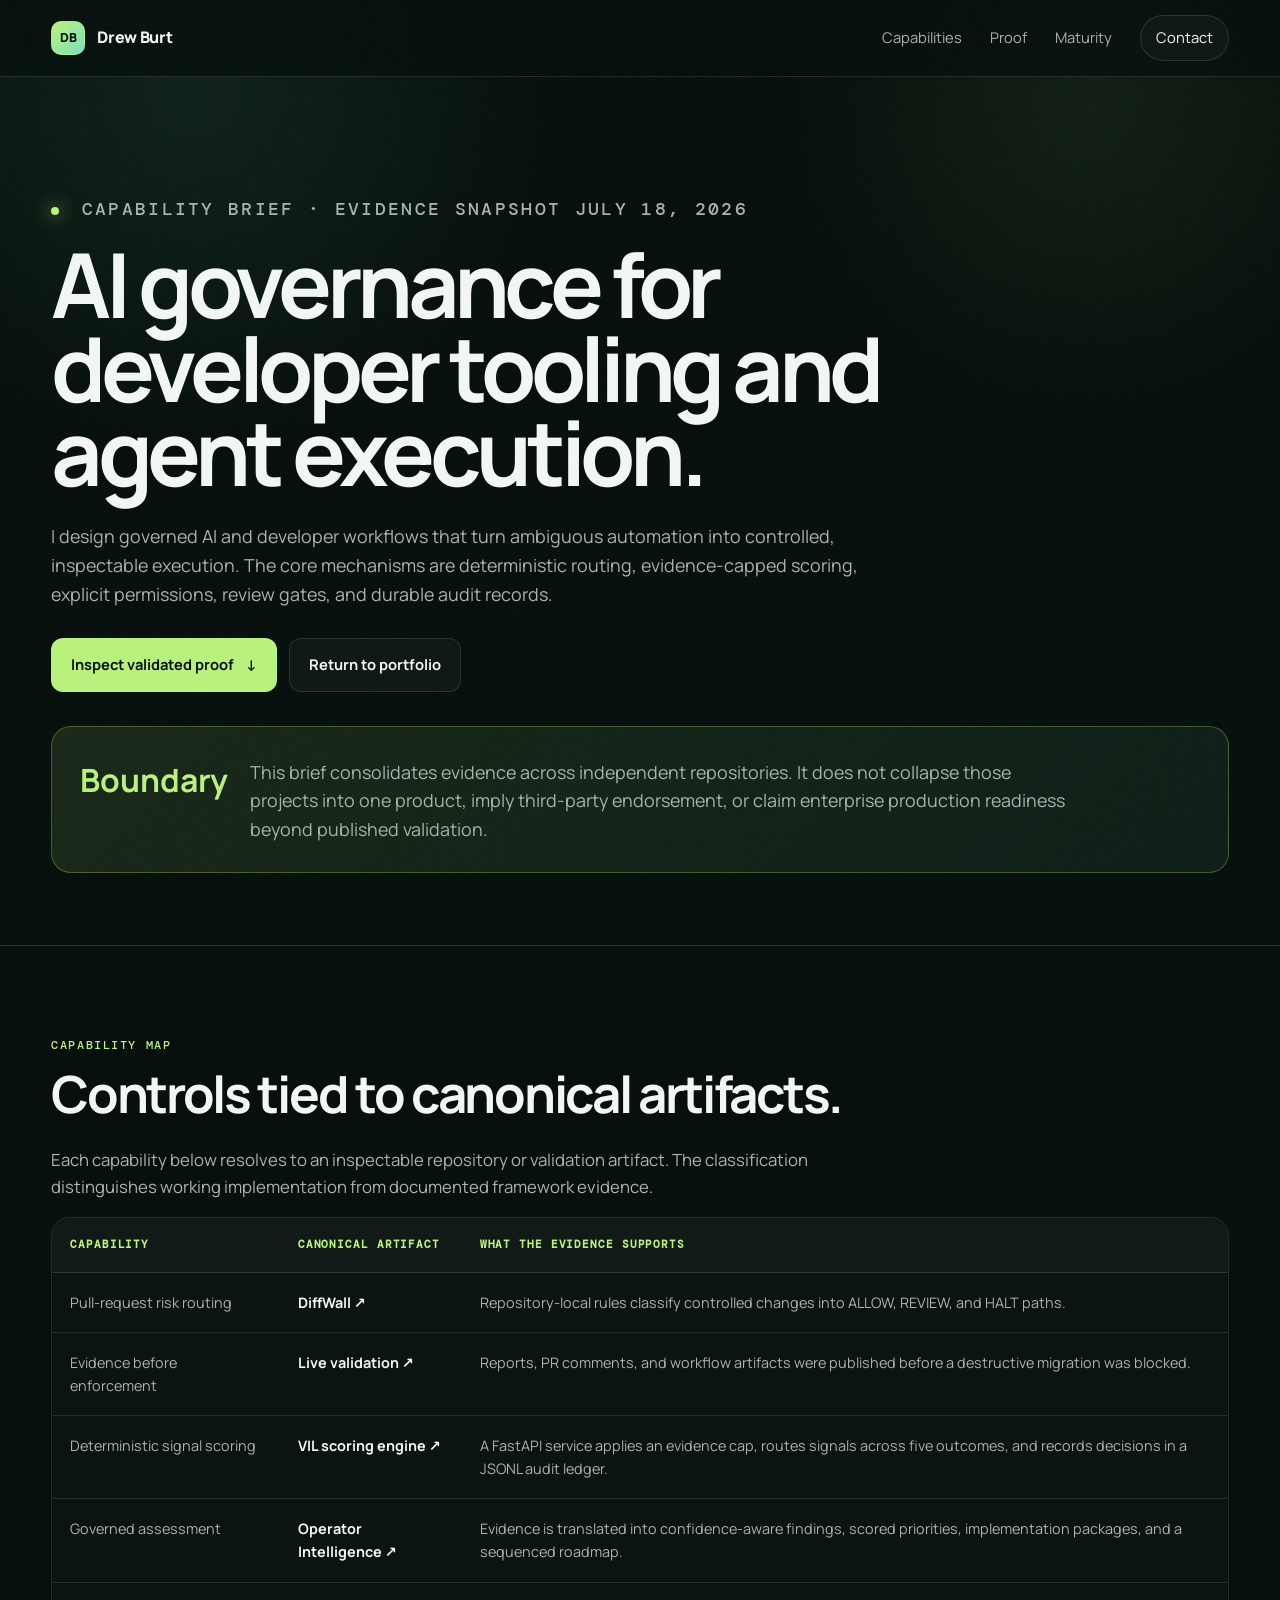
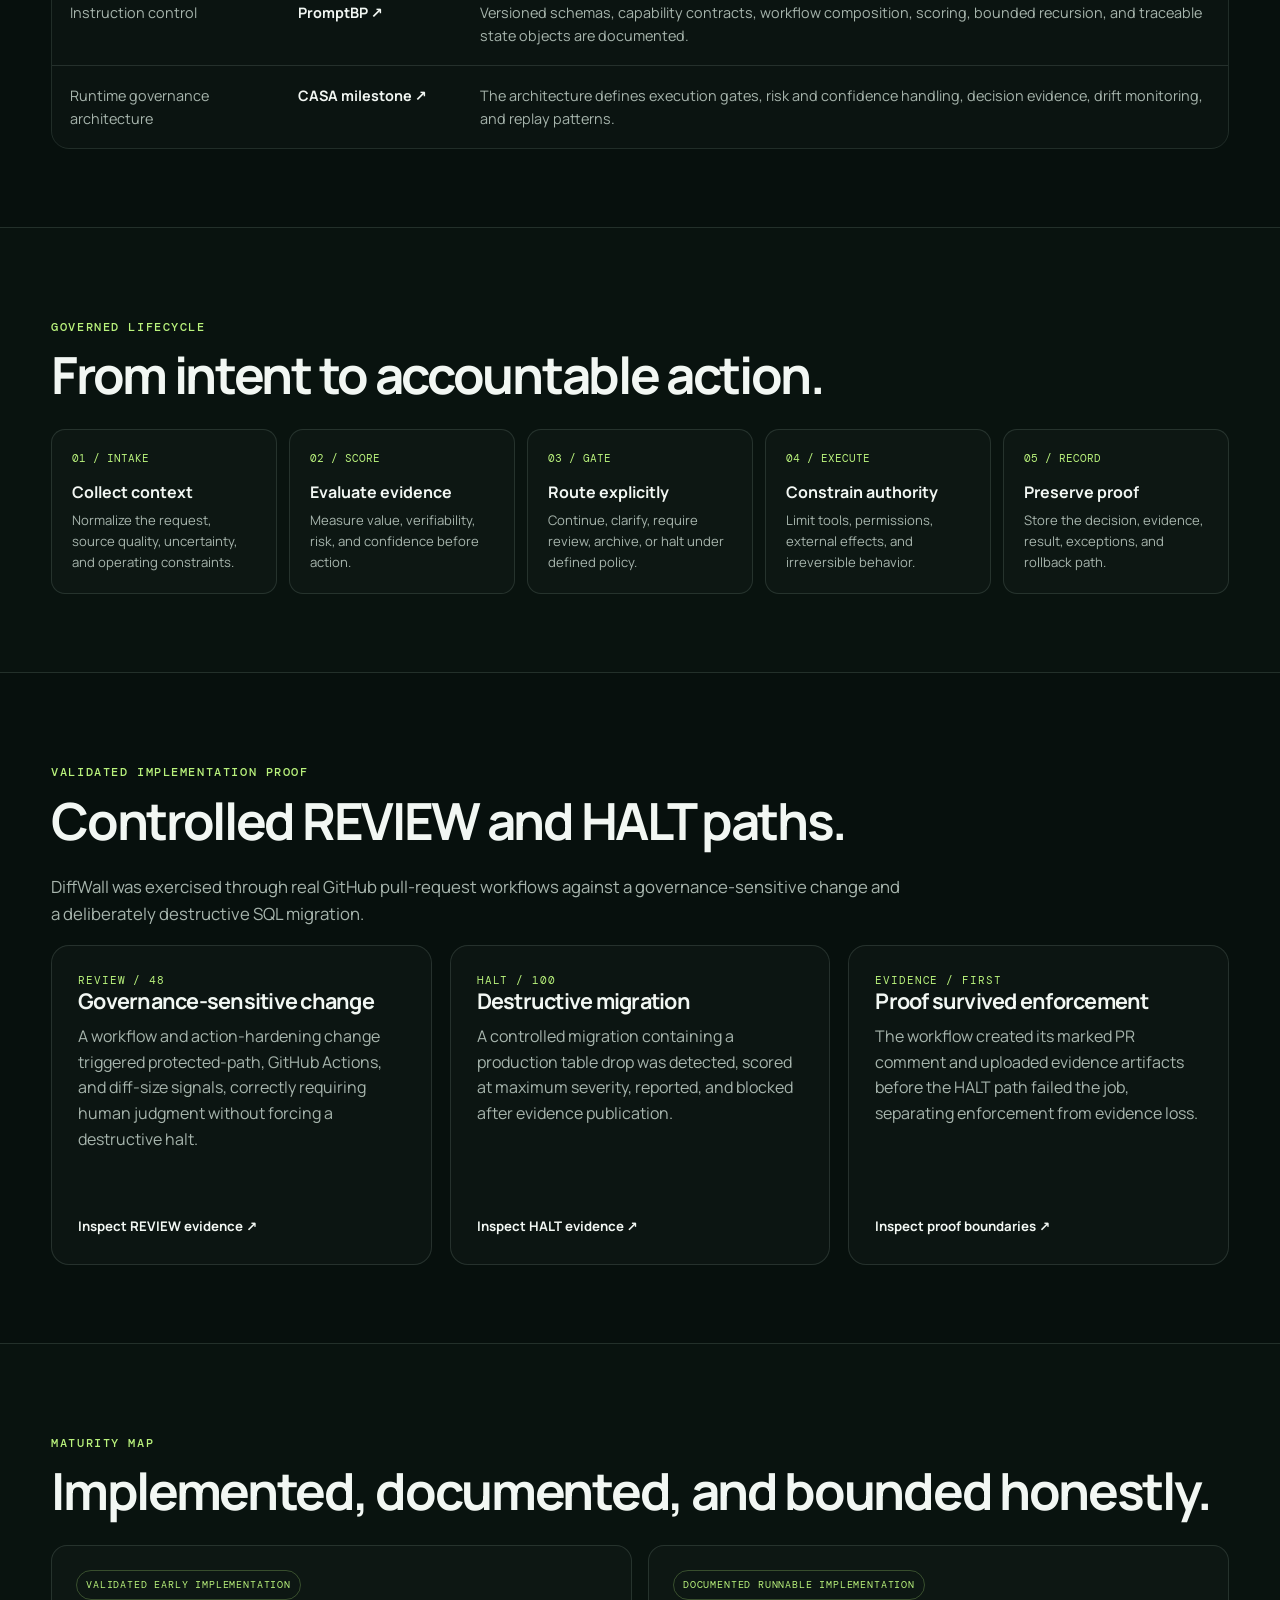
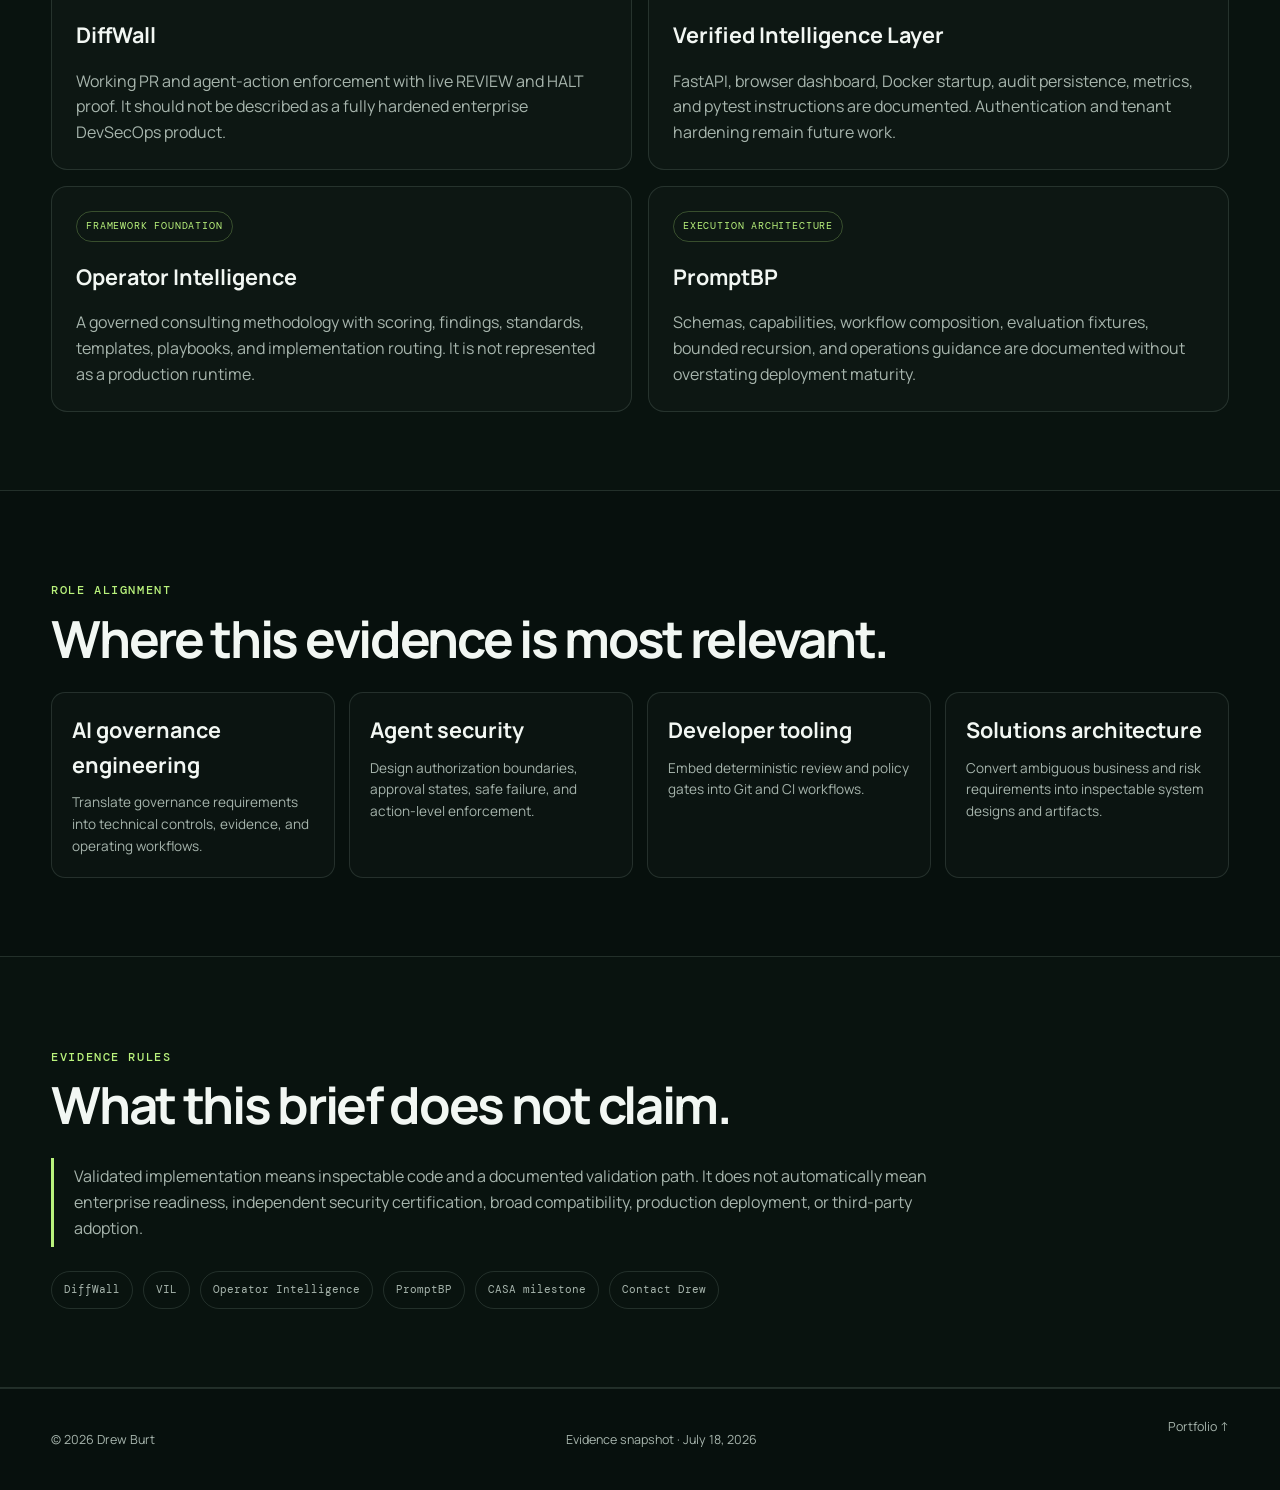
<file: governance-developer-tooling.html>
<!DOCTYPE html>
<html lang="en">
<head>
  <meta charset="UTF-8">
  <meta name="viewport" content="width=device-width, initial-scale=1.0">
  <title>AI Governance for Developer Tooling | Drew Burt</title>
  <meta name="description" content="Evidence-backed capability brief for AI governance engineering, agent security, developer controls, deterministic routing, and audit-ready workflows.">
  <meta property="og:title" content="AI Governance for Developer Tooling | Drew Burt">
  <meta property="og:description" content="A maturity-aware evidence map connecting implemented controls, canonical repositories, and honest production boundaries.">
  <meta property="og:type" content="article">
  <meta name="twitter:card" content="summary_large_image">
  <meta name="theme-color" content="#07100d">
  <link rel="preconnect" href="https://fonts.googleapis.com">
  <link rel="preconnect" href="https://fonts.gstatic.com" crossorigin>
  <link href="https://fonts.googleapis.com/css2?family=DM+Mono:wght@400;500&family=Manrope:wght@400;500;600;700;800&display=swap" rel="stylesheet">
  <link rel="stylesheet" href="styles.css">
</head>
<body>
  <div class="noise" aria-hidden="true"></div>
  <header class="site-header">
    <div class="container nav-wrap">
      <a class="brand" href="index.html" aria-label="Return to Drew Burt portfolio">
        <span class="brand-mark">DB</span>
        <span>Drew Burt</span>
      </a>
      <button class="menu-toggle" aria-expanded="false" aria-controls="site-nav" aria-label="Toggle navigation"><span></span><span></span></button>
      <nav id="site-nav" class="site-nav" aria-label="Brief navigation">
        <a href="#capabilities">Capabilities</a>
        <a href="#proof">Proof</a>
        <a href="#maturity">Maturity</a>
        <a href="index.html#contact" class="nav-cta">Contact</a>
      </nav>
    </div>
  </header>

  <main>
    <section class="brief-hero">
      <div class="container reveal">
        <p class="eyebrow"><span class="status-dot"></span> Capability brief · Evidence snapshot July 18, 2026</p>
        <h1>AI governance for developer tooling and agent execution.</h1>
        <p>I design governed AI and developer workflows that turn ambiguous automation into controlled, inspectable execution. The core mechanisms are deterministic routing, evidence-capped scoring, explicit permissions, review gates, and durable audit records.</p>
        <div class="brief-actions">
          <a class="btn btn-primary" href="#proof">Inspect validated proof <span>↓</span></a>
          <a class="btn btn-secondary" href="index.html">Return to portfolio</a>
        </div>
        <div class="proof-callout">
          <strong>Boundary</strong>
          <p>This brief consolidates evidence across independent repositories. It does not collapse those projects into one product, imply third-party endorsement, or claim enterprise production readiness beyond published validation.</p>
        </div>
      </div>
    </section>

    <section id="capabilities" class="brief-section">
      <div class="container">
        <p class="kicker">Capability map</p>
        <h2>Controls tied to canonical artifacts.</h2>
        <p class="brief-lead">Each capability below resolves to an inspectable repository or validation artifact. The classification distinguishes working implementation from documented framework evidence.</p>
        <div class="matrix-wrap">
          <table class="signal-table">
            <thead><tr><th>Capability</th><th>Canonical artifact</th><th>What the evidence supports</th></tr></thead>
            <tbody>
              <tr><td>Pull-request risk routing</td><td><a href="https://github.com/dburt-proex/diffwall" target="_blank" rel="noopener noreferrer">DiffWall ↗</a></td><td>Repository-local rules classify controlled changes into ALLOW, REVIEW, and HALT paths.</td></tr>
              <tr><td>Evidence before enforcement</td><td><a href="https://github.com/dburt-proex/diffwall/blob/main/docs/live-validation-case-study.md" target="_blank" rel="noopener noreferrer">Live validation ↗</a></td><td>Reports, PR comments, and workflow artifacts were published before a destructive migration was blocked.</td></tr>
              <tr><td>Deterministic signal scoring</td><td><a href="https://github.com/dburt-proex/VIL_deterministic_scoring_engine" target="_blank" rel="noopener noreferrer">VIL scoring engine ↗</a></td><td>A FastAPI service applies an evidence cap, routes signals across five outcomes, and records decisions in a JSONL audit ledger.</td></tr>
              <tr><td>Governed assessment</td><td><a href="https://github.com/dburt-proex/operator-intelligence" target="_blank" rel="noopener noreferrer">Operator Intelligence ↗</a></td><td>Evidence is translated into confidence-aware findings, scored priorities, implementation packages, and a sequenced roadmap.</td></tr>
              <tr><td>Instruction control</td><td><a href="https://github.com/dburt-proex/PromptBP" target="_blank" rel="noopener noreferrer">PromptBP ↗</a></td><td>Versioned schemas, capability contracts, workflow composition, scoring, bounded recursion, and traceable state objects are documented.</td></tr>
              <tr><td>Runtime governance architecture</td><td><a href="https://github.com/dburt-proex/CASA-Flagship" target="_blank" rel="noopener noreferrer">CASA milestone ↗</a></td><td>The architecture defines execution gates, risk and confidence handling, decision evidence, drift monitoring, and replay patterns.</td></tr>
            </tbody>
          </table>
        </div>
      </div>
    </section>

    <section class="brief-section section-dark">
      <div class="container">
        <p class="kicker">Governed lifecycle</p>
        <h2>From intent to accountable action.</h2>
        <div class="lifecycle">
          <article class="lifecycle-step"><span>01 / INTAKE</span><strong>Collect context</strong><p>Normalize the request, source quality, uncertainty, and operating constraints.</p></article>
          <article class="lifecycle-step"><span>02 / SCORE</span><strong>Evaluate evidence</strong><p>Measure value, verifiability, risk, and confidence before action.</p></article>
          <article class="lifecycle-step"><span>03 / GATE</span><strong>Route explicitly</strong><p>Continue, clarify, require review, archive, or halt under defined policy.</p></article>
          <article class="lifecycle-step"><span>04 / EXECUTE</span><strong>Constrain authority</strong><p>Limit tools, permissions, external effects, and irreversible behavior.</p></article>
          <article class="lifecycle-step"><span>05 / RECORD</span><strong>Preserve proof</strong><p>Store the decision, evidence, result, exceptions, and rollback path.</p></article>
        </div>
      </div>
    </section>

    <section id="proof" class="brief-section">
      <div class="container">
        <p class="kicker">Validated implementation proof</p>
        <h2>Controlled REVIEW and HALT paths.</h2>
        <p class="brief-lead">DiffWall was exercised through real GitHub pull-request workflows against a governance-sensitive change and a deliberately destructive SQL migration.</p>
        <div class="evidence-grid">
          <article class="evidence-card reveal"><span class="evidence-index">REVIEW / 48</span><h3>Governance-sensitive change</h3><p>A workflow and action-hardening change triggered protected-path, GitHub Actions, and diff-size signals, correctly requiring human judgment without forcing a destructive halt.</p><a href="https://github.com/dburt-proex/diffwall/blob/main/docs/live-validation-case-study.md#test-1--review-path" target="_blank" rel="noopener noreferrer">Inspect REVIEW evidence ↗</a></article>
          <article class="evidence-card reveal"><span class="evidence-index">HALT / 100</span><h3>Destructive migration</h3><p>A controlled migration containing a production table drop was detected, scored at maximum severity, reported, and blocked after evidence publication.</p><a href="https://github.com/dburt-proex/diffwall/blob/main/docs/live-validation-case-study.md#test-2--halt-path" target="_blank" rel="noopener noreferrer">Inspect HALT evidence ↗</a></article>
          <article class="evidence-card reveal"><span class="evidence-index">EVIDENCE / FIRST</span><h3>Proof survived enforcement</h3><p>The workflow created its marked PR comment and uploaded evidence artifacts before the HALT path failed the job, separating enforcement from evidence loss.</p><a href="https://github.com/dburt-proex/diffwall/blob/main/docs/live-validation-case-study.md#what-this-proves" target="_blank" rel="noopener noreferrer">Inspect proof boundaries ↗</a></article>
        </div>
      </div>
    </section>

    <section id="maturity" class="brief-section section-dark">
      <div class="container">
        <p class="kicker">Maturity map</p>
        <h2>Implemented, documented, and bounded honestly.</h2>
        <div class="maturity-grid">
          <article class="maturity-card"><span class="status">Validated early implementation</span><h3>DiffWall</h3><p>Working PR and agent-action enforcement with live REVIEW and HALT proof. It should not be described as a fully hardened enterprise DevSecOps product.</p></article>
          <article class="maturity-card"><span class="status">Documented runnable implementation</span><h3>Verified Intelligence Layer</h3><p>FastAPI, browser dashboard, Docker startup, audit persistence, metrics, and pytest instructions are documented. Authentication and tenant hardening remain future work.</p></article>
          <article class="maturity-card"><span class="status">Framework foundation</span><h3>Operator Intelligence</h3><p>A governed consulting methodology with scoring, findings, standards, templates, playbooks, and implementation routing. It is not represented as a production runtime.</p></article>
          <article class="maturity-card"><span class="status">Execution architecture</span><h3>PromptBP</h3><p>Schemas, capabilities, workflow composition, evaluation fixtures, bounded recursion, and operations guidance are documented without overstating deployment maturity.</p></article>
        </div>
      </div>
    </section>

    <section class="brief-section">
      <div class="container">
        <p class="kicker">Role alignment</p>
        <h2>Where this evidence is most relevant.</h2>
        <div class="role-grid">
          <article class="role-card"><h3>AI governance engineering</h3><p>Translate governance requirements into technical controls, evidence, and operating workflows.</p></article>
          <article class="role-card"><h3>Agent security</h3><p>Design authorization boundaries, approval states, safe failure, and action-level enforcement.</p></article>
          <article class="role-card"><h3>Developer tooling</h3><p>Embed deterministic review and policy gates into Git and CI workflows.</p></article>
          <article class="role-card"><h3>Solutions architecture</h3><p>Convert ambiguous business and risk requirements into inspectable system designs and artifacts.</p></article>
        </div>
      </div>
    </section>

    <section class="brief-section section-dark">
      <div class="container">
        <p class="kicker">Evidence rules</p>
        <h2>What this brief does not claim.</h2>
        <p class="boundary-note">Validated implementation means inspectable code and a documented validation path. It does not automatically mean enterprise readiness, independent security certification, broad compatibility, production deployment, or third-party adoption.</p>
        <div class="source-list">
          <a href="https://github.com/dburt-proex/diffwall" target="_blank" rel="noopener noreferrer">DiffWall</a>
          <a href="https://github.com/dburt-proex/VIL_deterministic_scoring_engine" target="_blank" rel="noopener noreferrer">VIL</a>
          <a href="https://github.com/dburt-proex/operator-intelligence" target="_blank" rel="noopener noreferrer">Operator Intelligence</a>
          <a href="https://github.com/dburt-proex/PromptBP" target="_blank" rel="noopener noreferrer">PromptBP</a>
          <a href="https://github.com/dburt-proex/CASA-Flagship" target="_blank" rel="noopener noreferrer">CASA milestone</a>
          <a href="index.html#contact">Contact Drew</a>
        </div>
      </div>
    </section>
  </main>

  <footer class="site-footer"><div class="container footer-grid"><p>© <span id="year"></span> Drew Burt</p><p>Evidence snapshot · July 18, 2026</p><a href="index.html">Portfolio ↑</a></div></footer>
  <script src="script.js"></script>
</body>
</html>
</file>
<file: styles.css>
:root{
  --bg:#07100d;
  --bg-soft:#0b1712;
  --surface:#0e1d17;
  --surface-2:#13251d;
  --text:#f2f7f3;
  --muted:#a7b5ad;
  --line:rgba(221,255,234,.12);
  --accent:#b9f27c;
  --accent-2:#7de0bb;
  --ink:#07100d;
  --max:1180px;
  --shadow:0 30px 80px rgba(0,0,0,.35);
}
*{box-sizing:border-box}
html{scroll-behavior:smooth}
body{margin:0;background:var(--bg);color:var(--text);font-family:"Manrope",system-ui,sans-serif;line-height:1.6;overflow-x:hidden}
body::before{content:"";position:fixed;inset:0;background:radial-gradient(circle at 15% 10%,rgba(125,224,187,.09),transparent 28%),radial-gradient(circle at 85% 12%,rgba(185,242,124,.07),transparent 24%);pointer-events:none;z-index:-1}
.noise{position:fixed;inset:0;opacity:.025;pointer-events:none;z-index:99;background-image:url("data:image/svg+xml,%3Csvg viewBox='0 0 180 180' xmlns='http://www.w3.org/2000/svg'%3E%3Cfilter id='n'%3E%3CfeTurbulence type='fractalNoise' baseFrequency='.9' numOctaves='3' stitchTiles='stitch'/%3E%3C/filter%3E%3Crect width='100%25' height='100%25' filter='url(%23n)' opacity='.7'/%3E%3C/svg%3E")}
a{color:inherit;text-decoration:none}.container{width:min(var(--max),92%);margin:auto}.section{padding:110px 0}.site-header{position:sticky;top:0;z-index:50;background:rgba(7,16,13,.78);backdrop-filter:blur(18px);border-bottom:1px solid var(--line)}
.nav-wrap{min-height:76px;display:flex;align-items:center;justify-content:space-between;gap:24px}.brand{display:flex;align-items:center;gap:12px;font-weight:800;letter-spacing:-.02em}.brand-mark{display:grid;place-items:center;width:34px;height:34px;border:1px solid var(--line);border-radius:10px;background:linear-gradient(135deg,var(--accent),var(--accent-2));color:var(--ink);font-size:.78rem}.site-nav{display:flex;gap:28px;align-items:center}.site-nav a{font-size:.92rem;color:var(--muted);transition:.2s}.site-nav a:hover{color:var(--text)}.nav-cta{border:1px solid var(--line);padding:10px 15px;border-radius:999px;color:var(--text)!important;background:rgba(255,255,255,.03)}
.menu-toggle{display:none;background:none;border:0;padding:8px}.menu-toggle span{display:block;width:24px;height:2px;background:var(--text);margin:5px}
.hero{padding-top:130px;padding-bottom:90px}.hero-grid{display:grid;grid-template-columns:1.35fr .85fr;gap:70px;align-items:center}.eyebrow,.kicker{font-family:"DM Mono",monospace;text-transform:uppercase;letter-spacing:.13em;font-size:.76rem;color:var(--accent);font-weight:500}.status-dot{display:inline-block;width:8px;height:8px;border-radius:50%;background:var(--accent);box-shadow:0 0 18px var(--accent);margin-right:9px}.hero h1{font-size:clamp(3.4rem,7vw,6.8rem);line-height:.95;letter-spacing:-.065em;margin:22px 0 30px;max-width:970px}.hero h1 em{font-style:normal;color:var(--accent)}.hero-copy{font-size:1.18rem;max-width:760px;color:var(--muted);line-height:1.75}.hero-actions,.contact-actions{display:flex;flex-wrap:wrap;gap:12px;margin-top:34px}.btn{display:inline-flex;align-items:center;justify-content:center;gap:12px;padding:14px 19px;border-radius:12px;font-weight:700;font-size:.92rem;border:1px solid transparent;transition:.25s}.btn:hover{transform:translateY(-2px)}.btn-primary{background:var(--accent);color:var(--ink)}.btn-secondary{border-color:var(--line);background:rgba(255,255,255,.035)}.signal-strip{display:flex;flex-wrap:wrap;gap:10px;margin-top:44px}.signal-strip span,.partnership-list span{border:1px solid var(--line);border-radius:999px;padding:8px 11px;color:var(--muted);font-family:"DM Mono",monospace;font-size:.71rem}
.control-panel{border:1px solid var(--line);border-radius:20px;background:linear-gradient(180deg,rgba(19,37,29,.95),rgba(10,23,18,.95));box-shadow:var(--shadow);overflow:hidden}.panel-head{display:flex;justify-content:space-between;padding:15px 18px;border-bottom:1px solid var(--line);font-family:"DM Mono",monospace;font-size:.7rem;color:var(--muted)}.live{color:var(--accent)}.panel-grid{display:grid;grid-template-columns:1fr 1fr}.panel-grid div{padding:22px;border-right:1px solid var(--line);border-bottom:1px solid var(--line)}.panel-grid div:nth-child(even){border-right:0}.label{display:block;font-family:"DM Mono",monospace;font-size:.67rem;color:var(--muted);margin-bottom:8px;text-transform:uppercase}.panel-grid strong{font-size:.95rem}.terminal-line{padding:18px;font-family:"DM Mono",monospace;font-size:.72rem;color:var(--muted)}.terminal-line span{color:var(--accent);margin-right:8px}
.proof-bar{border-top:1px solid var(--line);border-bottom:1px solid var(--line);background:rgba(255,255,255,.015)}.proof-grid{display:grid;grid-template-columns:repeat(4,1fr)}.proof-grid div{padding:28px;border-right:1px solid var(--line)}.proof-grid div:last-child{border-right:0}.proof-grid strong{display:block;font-size:1.9rem;letter-spacing:-.05em}.proof-grid span{display:block;color:var(--muted);font-size:.76rem;line-height:1.4;margin-top:4px}
.section-head{display:grid;grid-template-columns:1.15fr .85fr;gap:60px;align-items:end;margin-bottom:46px}.section-head.stacked{display:block;margin:0}.section-head h2,.contact-grid h2,.partnership-card h2{font-size:clamp(2.3rem,5vw,4.6rem);line-height:1;letter-spacing:-.05em;margin:10px 0 0}.section-head>p,.section-head div+p,.contact-grid p,.partnership-card p{color:var(--muted);max-width:620px}.project-grid{display:grid;grid-template-columns:repeat(2,1fr);gap:18px}.project-card{display:flex;flex-direction:column;min-height:390px;border:1px solid var(--line);border-radius:18px;padding:28px;background:linear-gradient(180deg,rgba(19,37,29,.78),rgba(10,23,18,.75));transition:.3s}.project-card:hover{transform:translateY(-5px);border-color:rgba(185,242,124,.34)}.project-card.flagship{grid-column:1/-1;min-height:430px;background:linear-gradient(135deg,rgba(185,242,124,.12),rgba(19,37,29,.88))}.project-card.artifact-card{background:linear-gradient(145deg,rgba(125,224,187,.11),rgba(10,23,18,.82))}.card-top,.card-foot{display:flex;justify-content:space-between;gap:20px;align-items:center}.index{font-family:"DM Mono",monospace;color:var(--accent)}.badge{font-family:"DM Mono",monospace;font-size:.66rem;text-transform:uppercase;letter-spacing:.08em;color:var(--muted);border:1px solid var(--line);padding:6px 9px;border-radius:999px}.project-card h3{font-size:clamp(1.6rem,3vw,2.7rem);letter-spacing:-.045em;line-height:1.08;margin:44px 0 18px}.project-card p{color:var(--muted);max-width:800px}.feature-list{display:grid;grid-template-columns:repeat(2,minmax(0,1fr));gap:8px 30px;padding:0;list-style:none;margin:18px 0}.feature-list li{color:var(--muted);font-size:.9rem}.feature-list li::before{content:"↳";color:var(--accent);margin-right:9px}.card-foot{margin-top:auto;padding-top:26px;border-top:1px solid var(--line);font-size:.78rem;color:var(--muted)}.card-foot a{color:var(--text);font-weight:700}
.section-dark{background:#09130f;border-top:1px solid var(--line);border-bottom:1px solid var(--line)}.system-grid{display:grid;grid-template-columns:.85fr 1.15fr;gap:90px}.method-stack{border-top:1px solid var(--line)}.method{display:grid;grid-template-columns:60px 1fr;gap:25px;padding:30px 0;border-bottom:1px solid var(--line)}.method>span{font-family:"DM Mono",monospace;color:var(--accent)}.method h3{margin:0 0 7px;font-size:1.25rem}.method p{margin:0;color:var(--muted)}
.evidence-grid{display:grid;grid-template-columns:repeat(3,1fr);gap:18px}.evidence-card{display:flex;flex-direction:column;min-height:320px;padding:26px;border:1px solid var(--line);border-radius:18px;background:rgba(255,255,255,.025)}.evidence-index{font-family:"DM Mono",monospace;font-size:.69rem;color:var(--accent);letter-spacing:.08em}.evidence-card h3{font-size:1.55rem;letter-spacing:-.035em;line-height:1.15;margin:34px 0 14px}.evidence-card p{color:var(--muted);margin:0}.evidence-card a{margin-top:auto;padding-top:24px;font-size:.83rem;font-weight:700;color:var(--text)}
.filter-row{display:flex;gap:9px;flex-wrap:wrap;margin-bottom:25px}.filter{border:1px solid var(--line);background:transparent;color:var(--muted);padding:9px 12px;border-radius:999px;cursor:pointer}.filter.active,.filter:hover{background:var(--accent);color:var(--ink);border-color:var(--accent)}.notes-grid{display:grid;grid-template-columns:repeat(3,1fr);gap:16px}.note-card{border:1px solid var(--line);border-radius:16px;padding:24px;background:rgba(255,255,255,.02);min-height:290px;display:flex;flex-direction:column}.note-meta{font-family:"DM Mono",monospace;font-size:.69rem;color:var(--accent)}.note-card h3{font-size:1.35rem;line-height:1.2;letter-spacing:-.03em;margin:28px 0 12px}.note-card p{color:var(--muted);font-size:.92rem}.note-card a{margin-top:auto;font-size:.82rem;font-weight:700}.note-card.hidden{display:none}
.partnership{padding-top:30px}.partnership-card{border:1px solid var(--line);border-radius:24px;padding:48px;display:grid;grid-template-columns:1.2fr .8fr;gap:60px;background:linear-gradient(135deg,rgba(125,224,187,.08),rgba(185,242,124,.05))}.partnership-list{display:flex;align-content:flex-start;align-items:flex-start;flex-wrap:wrap;gap:10px}.contact-section{padding-top:60px}.contact-grid{display:grid;grid-template-columns:1fr 1fr;gap:60px;align-items:end}.site-footer{border-top:1px solid var(--line);padding:28px 0;color:var(--muted);font-size:.78rem}.footer-grid{display:flex;justify-content:space-between;gap:20px;flex-wrap:wrap}
.reveal{opacity:0;transform:translateY(18px);transition:opacity .7s ease,transform .7s ease}.reveal.visible{opacity:1;transform:none}
.brief-hero{padding:100px 0 72px;border-bottom:1px solid var(--line)}.brief-hero h1{font-size:clamp(3rem,7vw,6.2rem);line-height:.94;letter-spacing:-.06em;margin:18px 0 28px;max-width:1000px}.brief-hero p{max-width:820px;color:var(--muted);font-size:1.12rem}.brief-actions{display:flex;flex-wrap:wrap;gap:12px;margin-top:30px}.brief-section{padding:78px 0}.brief-section h2{font-size:clamp(2rem,4vw,3.7rem);line-height:1;letter-spacing:-.045em;margin:0 0 28px}.brief-section h3{font-size:1.35rem;margin:0 0 10px}.brief-lead{font-size:1.05rem;color:var(--muted);max-width:850px}.proof-callout{display:grid;grid-template-columns:auto 1fr;gap:22px;align-items:start;border:1px solid rgba(185,242,124,.28);border-radius:20px;padding:28px;background:linear-gradient(135deg,rgba(185,242,124,.11),rgba(19,37,29,.72));margin-top:34px}.proof-callout strong{font-size:2rem;color:var(--accent)}.proof-callout p{margin:3px 0 0;color:var(--muted)}.matrix-wrap{overflow:auto;border:1px solid var(--line);border-radius:18px}.signal-table{width:100%;border-collapse:collapse;min-width:760px;background:rgba(255,255,255,.018)}.signal-table th,.signal-table td{text-align:left;vertical-align:top;padding:18px;border-bottom:1px solid var(--line)}.signal-table th{font-family:"DM Mono",monospace;font-size:.7rem;text-transform:uppercase;letter-spacing:.08em;color:var(--accent);background:rgba(255,255,255,.025)}.signal-table td{color:var(--muted);font-size:.9rem}.signal-table tr:last-child td{border-bottom:0}.signal-table a{color:var(--text);font-weight:700}.lifecycle{display:grid;grid-template-columns:repeat(5,1fr);gap:12px;margin-top:28px}.lifecycle-step{position:relative;padding:20px;border:1px solid var(--line);border-radius:14px;background:rgba(255,255,255,.02)}.lifecycle-step span{display:block;font-family:"DM Mono",monospace;font-size:.68rem;color:var(--accent);margin-bottom:16px}.lifecycle-step strong{display:block;line-height:1.2}.lifecycle-step p{font-size:.82rem;color:var(--muted);margin:8px 0 0}.maturity-grid{display:grid;grid-template-columns:repeat(2,1fr);gap:16px}.maturity-card{border:1px solid var(--line);border-radius:16px;padding:24px;background:rgba(255,255,255,.02)}.maturity-card .status{display:inline-block;font-family:"DM Mono",monospace;font-size:.64rem;text-transform:uppercase;letter-spacing:.08em;color:var(--accent);border:1px solid rgba(185,242,124,.25);border-radius:999px;padding:6px 9px;margin-bottom:18px}.maturity-card p{color:var(--muted);margin-bottom:0}.role-grid{display:grid;grid-template-columns:repeat(4,1fr);gap:14px}.role-card{padding:20px;border:1px solid var(--line);border-radius:14px;background:rgba(255,255,255,.02)}.role-card p{color:var(--muted);font-size:.85rem;margin:8px 0 0}.boundary-note{border-left:3px solid var(--accent);padding:6px 0 6px 20px;color:var(--muted);max-width:900px}.source-list{display:flex;flex-wrap:wrap;gap:10px;margin-top:24px}.source-list a{border:1px solid var(--line);border-radius:999px;padding:9px 12px;font-family:"DM Mono",monospace;font-size:.7rem;color:var(--muted)}.source-list a:hover{color:var(--text);border-color:rgba(185,242,124,.3)}
@media(max-width:900px){.hero-grid,.section-head,.system-grid,.partnership-card,.contact-grid{grid-template-columns:1fr}.hero-grid{gap:45px}.proof-grid{grid-template-columns:repeat(2,1fr)}.proof-grid div:nth-child(2){border-right:0}.project-grid,.notes-grid,.evidence-grid,.role-grid{grid-template-columns:1fr}.project-card.flagship{grid-column:auto}.section{padding:82px 0}.system-grid{gap:55px}.lifecycle{grid-template-columns:1fr 1fr}.maturity-grid{grid-template-columns:1fr}}
@media(max-width:720px){.site-nav{display:none;position:absolute;top:76px;left:0;right:0;flex-direction:column;align-items:flex-start;padding:22px 4%;background:#07100d;border-bottom:1px solid var(--line)}.site-nav.open{display:flex}.menu-toggle{display:block}.hero{padding-top:90px}.hero h1,.brief-hero h1{font-size:clamp(3rem,15vw,4.8rem)}.proof-grid{grid-template-columns:1fr}.proof-grid div{border-right:0;border-bottom:1px solid var(--line)}.panel-grid{grid-template-columns:1fr}.panel-grid div{border-right:0}.feature-list{grid-template-columns:1fr}.card-foot{align-items:flex-start;flex-direction:column}.partnership-card{padding:28px}.section-head h2,.contact-grid h2,.partnership-card h2{font-size:2.7rem}.lifecycle{grid-template-columns:1fr}.proof-callout{grid-template-columns:1fr}.brief-section{padding:60px 0}}
@media(prefers-reduced-motion:reduce){html{scroll-behavior:auto}.reveal{opacity:1;transform:none;transition:none}.btn,.project-card{transition:none}}
</file>
